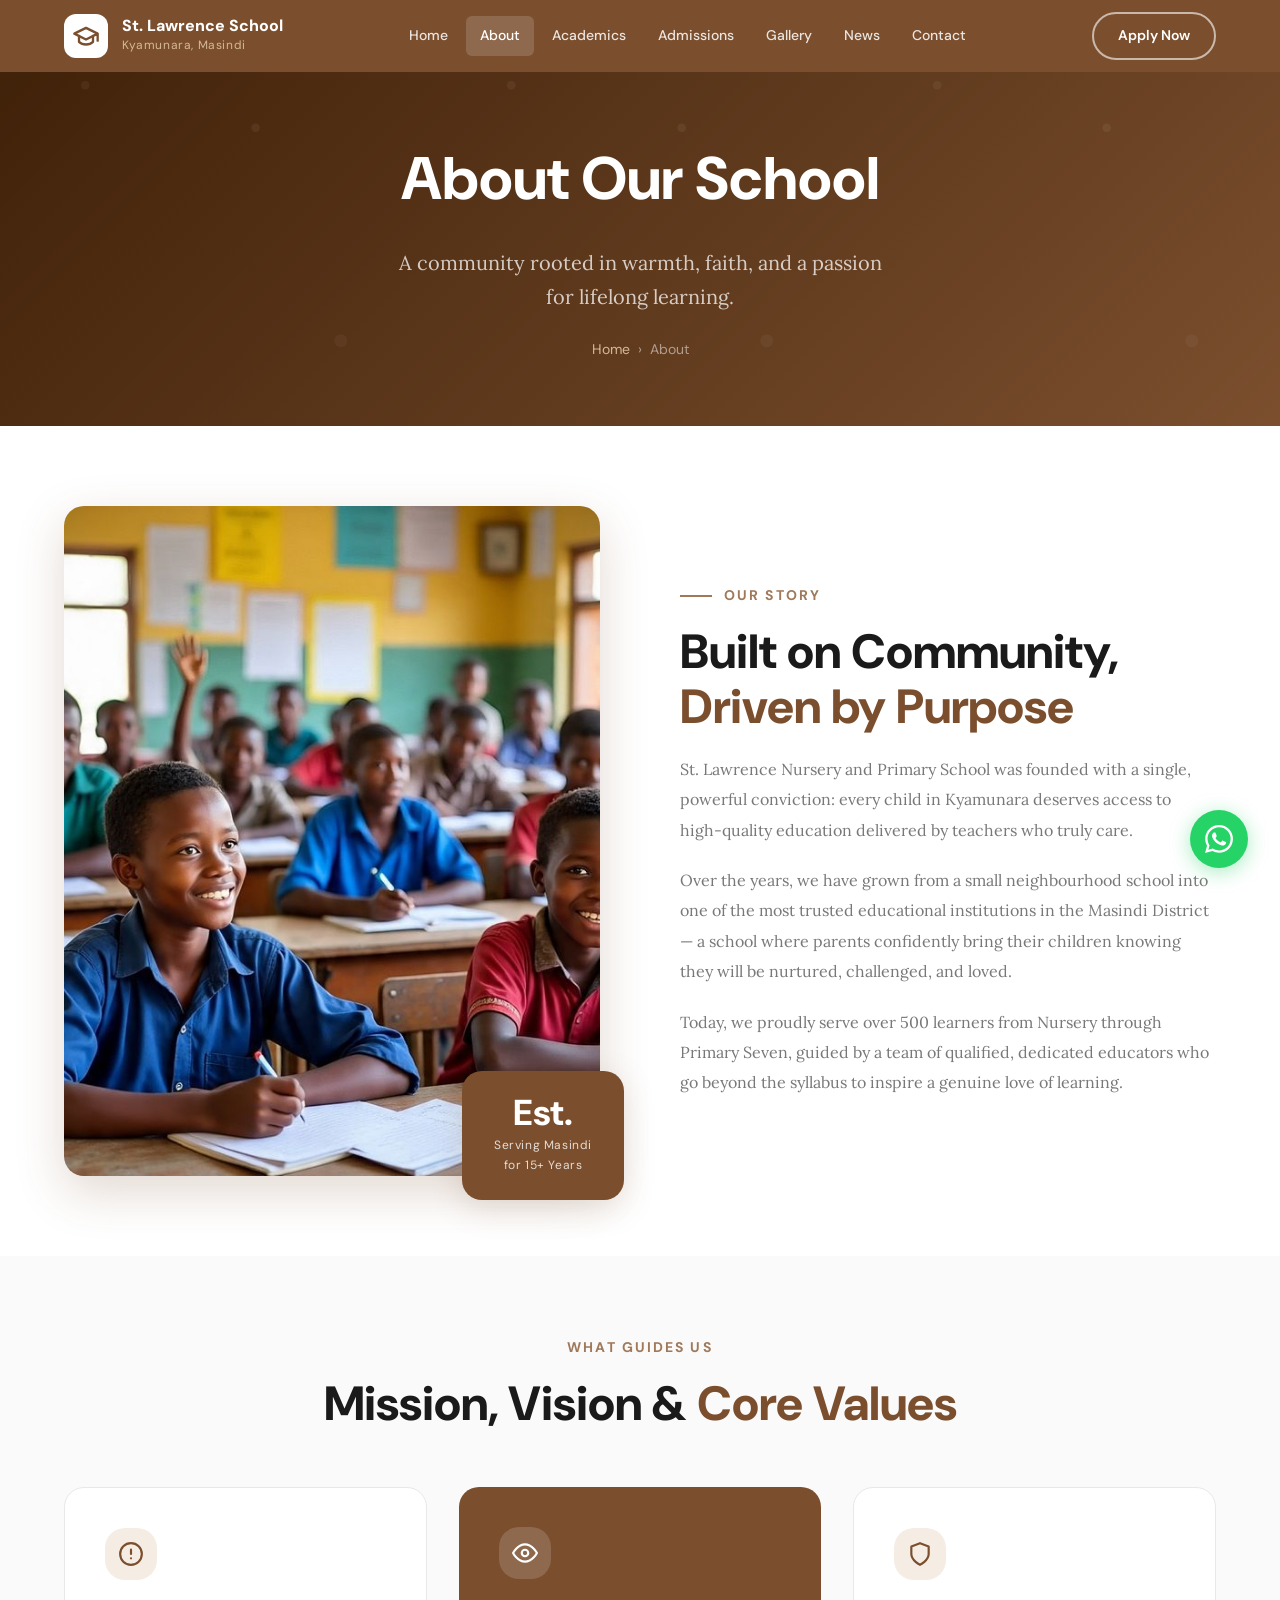
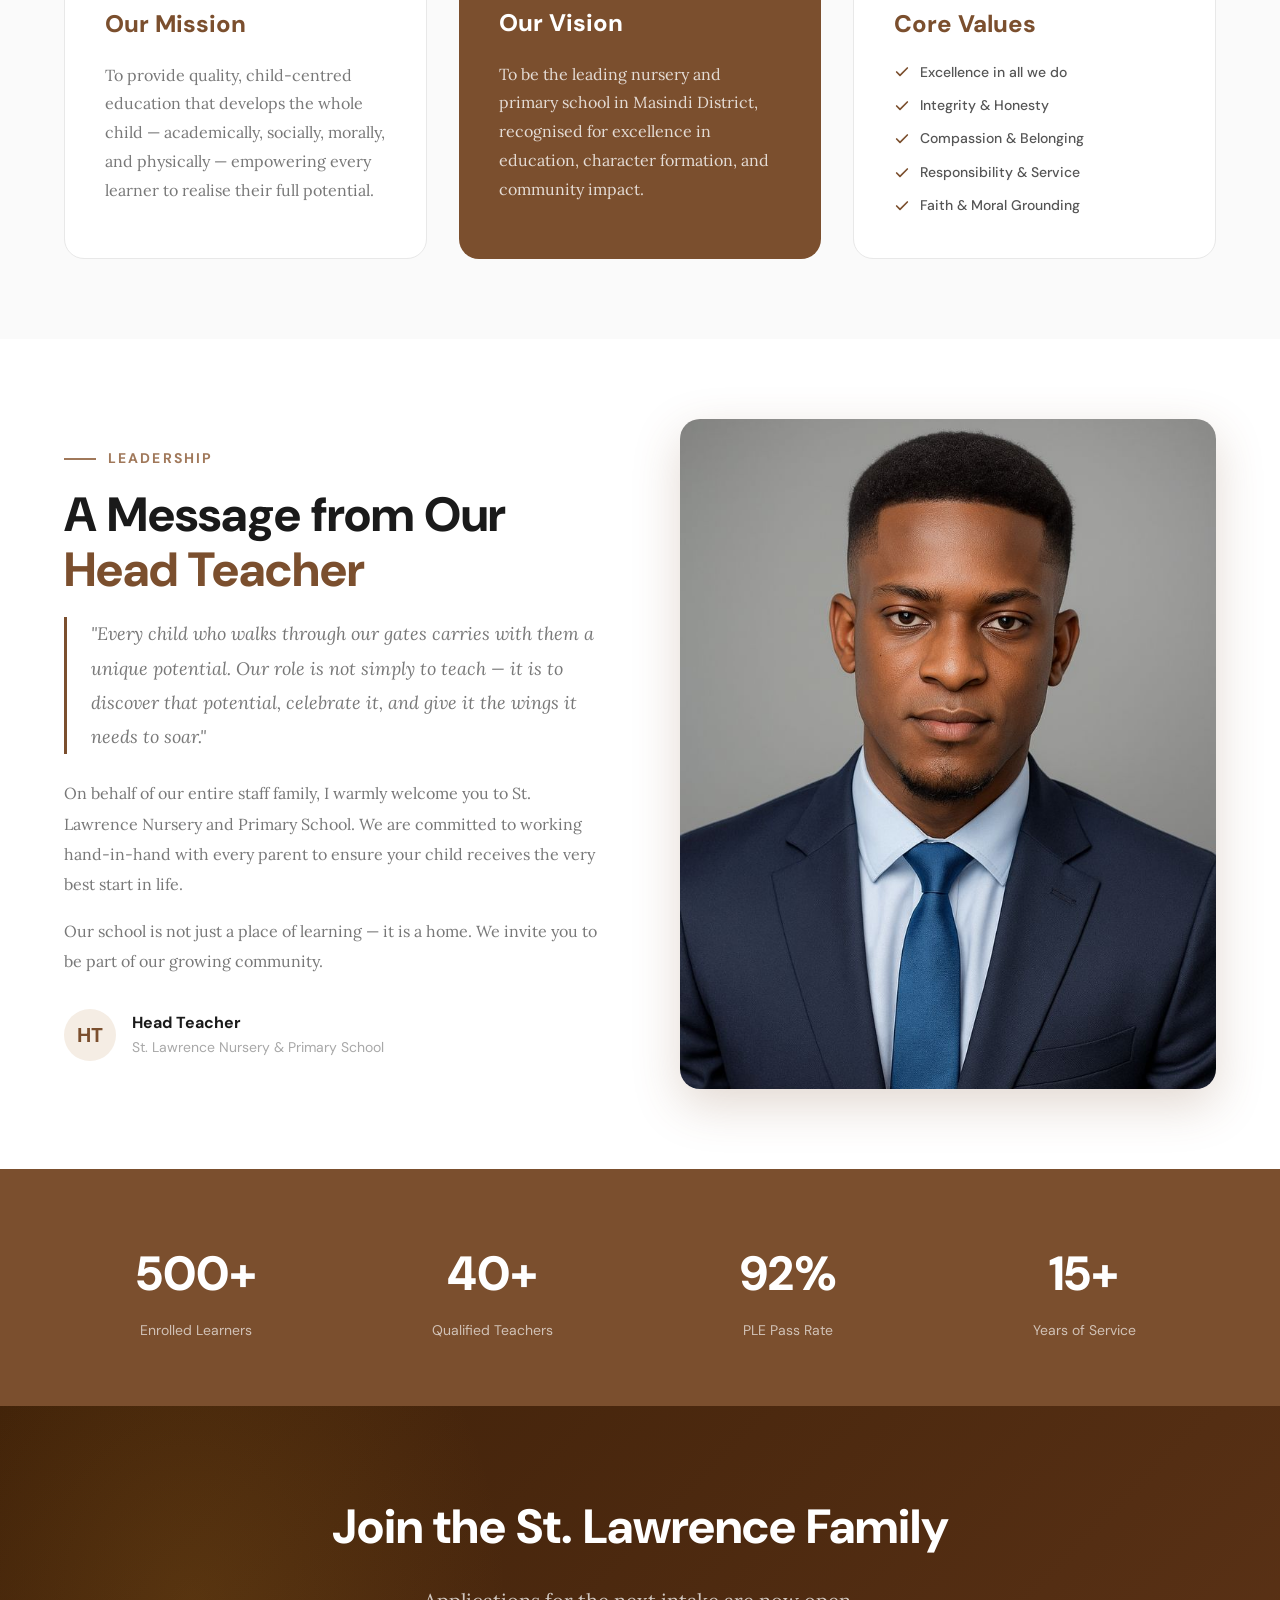
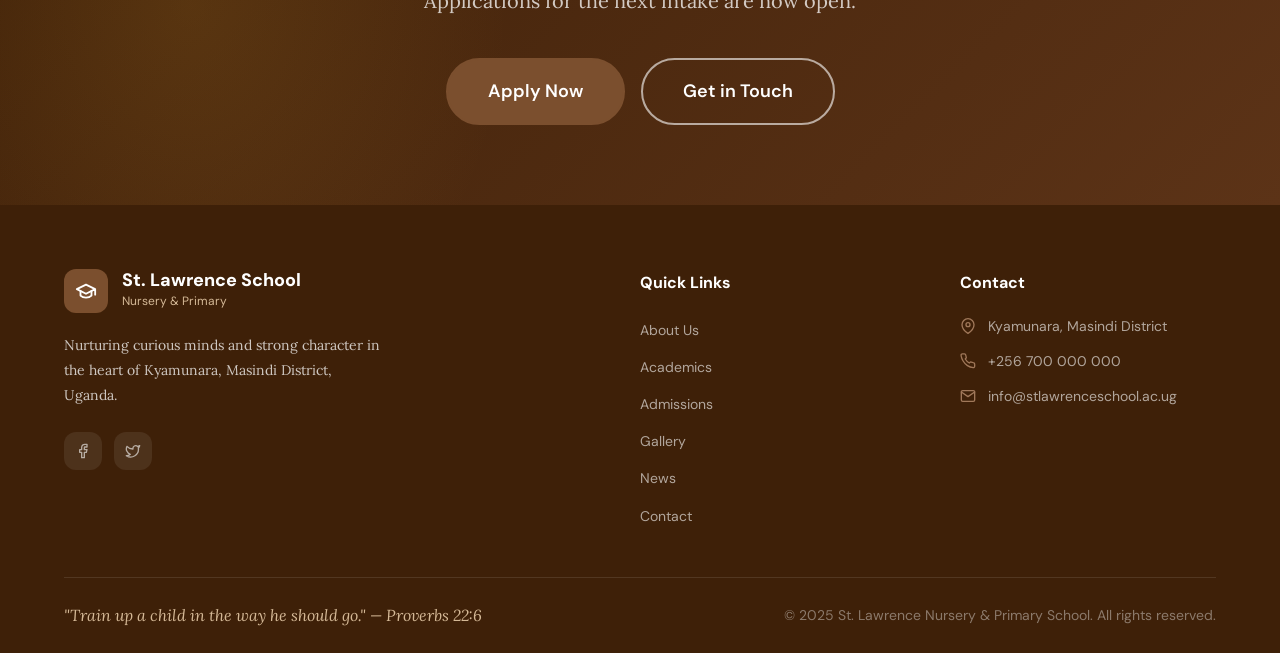
<file: new/about.html>
<!DOCTYPE html>
<html lang="en">
<head>
  <meta charset="UTF-8">
  <meta name="viewport" content="width=device-width, initial-scale=1.0">
  <meta name="description" content="Learn about St. Lawrence Nursery and Primary School — our history, mission, vision, values, and leadership.">
  <title>About Us | St. Lawrence Nursery & Primary School</title>
  <link rel="stylesheet" href="css/styles.css">
</head>
<body>

  <!-- NAVBAR -->
  <nav class="navbar" id="navbar">
    <div class="navbar-inner">
      <a href="index.html" class="navbar-brand">
        <div class="navbar-logo-icon">
          <svg xmlns="http://www.w3.org/2000/svg" width="28" height="28" viewBox="0 0 24 24" fill="none" stroke="currentColor" stroke-width="2" stroke-linecap="round" stroke-linejoin="round"><path d="M22 10v6M2 10l10-5 10 5-10 5z"/><path d="M6 12v5c3 3 9 3 12 0v-5"/></svg>
        </div>
        <div class="navbar-brand-text">
          <span class="navbar-brand-name">St. Lawrence School</span>
          <span class="navbar-brand-sub">Kyamunara, Masindi</span>
        </div>
      </a>
      <div class="navbar-links">
        <a href="index.html">Home</a>
        <a href="about.html" class="active">About</a>
        <a href="academics.html">Academics</a>
        <a href="admissions.html">Admissions</a>
        <a href="gallery.html">Gallery</a>
        <a href="blog.html">News</a>
        <a href="contact.html">Contact</a>
      </div>
      <div class="navbar-cta"><a href="admissions.html" class="btn btn-outline btn-sm">Apply Now</a></div>
      <button class="navbar-toggle" aria-label="Toggle menu"><span></span><span></span><span></span></button>
    </div>
  </nav>
  <div class="navbar-mobile">
    <a href="index.html">Home</a><a href="about.html">About</a><a href="academics.html">Academics</a>
    <a href="admissions.html">Admissions</a><a href="gallery.html">Gallery</a><a href="blog.html">News</a>
    <a href="contact.html">Contact</a><a href="admissions.html" class="btn btn-primary">Apply Now</a>
  </div>

  <!-- PAGE HERO -->
  <section class="page-hero">
    <div class="container">
      <h1 class="page-hero-title">About Our School</h1>
      <p class="page-hero-subtitle">A community rooted in warmth, faith, and a passion for lifelong learning.</p>
      <div class="breadcrumb"><a href="index.html">Home</a> <span>›</span> <span>About</span></div>
    </div>
  </section>

  <!-- OUR STORY -->
  <section class="section">
    <div class="container">
      <div class="about-preview-grid">
        <div class="about-image-block reveal">
          <div class="about-image-main">
            <img class="principal-img" src="images/class.jpg" alt="class" loading="lazy">
          </div>
          <div class="about-image-badge">
            <div class="about-image-badge-value">Est.</div>
            <div class="about-image-badge-label">Serving Masindi<br>for 15+ Years</div>
          </div>
        </div>
        <div class="reveal reveal-delay-2">
          <div class="section-label">Our Story</div>
          <h2 class="section-title">Built on Community, <span>Driven by Purpose</span></h2>
          <p style="color:var(--grey-500);line-height:1.9;margin-bottom:1.25rem;">
            St. Lawrence Nursery and Primary School was founded with a single, powerful conviction: every child in Kyamunara deserves access to high-quality education delivered by teachers who truly care.
          </p>
          <p style="color:var(--grey-500);line-height:1.9;margin-bottom:1.25rem;">
            Over the years, we have grown from a small neighbourhood school into one of the most trusted educational institutions in the Masindi District — a school where parents confidently bring their children knowing they will be nurtured, challenged, and loved.
          </p>
          <p style="color:var(--grey-500);line-height:1.9;">
            Today, we proudly serve over 500 learners from Nursery through Primary Seven, guided by a team of qualified, dedicated educators who go beyond the syllabus to inspire a genuine love of learning.
          </p>
        </div>
      </div>
    </div>
  </section>

  <!-- MISSION VISION VALUES -->
  <section class="section" style="background:var(--grey-50);">
    <div class="container">
      <div class="text-center reveal" style="margin-bottom:3.5rem;">
        <div class="section-label">What Guides Us</div>
        <h2 class="section-title">Mission, Vision & <span>Core Values</span></h2>
      </div>

      <div style="display:grid;grid-template-columns:repeat(auto-fit,minmax(280px,1fr));gap:2rem;">
        <div class="reveal reveal-delay-1" style="background:var(--white);border-radius:var(--radius-lg);padding:2.5rem;border:1px solid var(--grey-200);transition:var(--transition);" onmouseover="this.style.boxShadow='var(--shadow-md)';this.style.transform='translateY(-4px)'" onmouseout="this.style.boxShadow='';this.style.transform=''">
          <div style="width:52px;height:52px;background:var(--brown-tint);border-radius:var(--radius-lg);display:flex;align-items:center;justify-content:center;color:var(--brown-primary);margin-bottom:1.5rem;">
            <svg xmlns="http://www.w3.org/2000/svg" width="26" height="26" viewBox="0 0 24 24" fill="none" stroke="currentColor" stroke-width="2" stroke-linecap="round" stroke-linejoin="round"><circle cx="12" cy="12" r="10"/><line x1="12" y1="8" x2="12" y2="12"/><line x1="12" y1="16" x2="12.01" y2="16"/></svg>
          </div>
          <h3 style="font-family:var(--font-heading);font-size:var(--text-2xl);font-weight:800;color:var(--brown-primary);margin-bottom:1rem;">Our Mission</h3>
          <p style="color:var(--grey-500);line-height:1.8;">To provide quality, child-centred education that develops the whole child — academically, socially, morally, and physically — empowering every learner to realise their full potential.</p>
        </div>

        <div class="reveal reveal-delay-2" style="background:var(--brown-primary);border-radius:var(--radius-lg);padding:2.5rem;">
          <div style="width:52px;height:52px;background:rgba(255,255,255,0.15);border-radius:var(--radius-lg);display:flex;align-items:center;justify-content:center;color:var(--white);margin-bottom:1.5rem;">
            <svg xmlns="http://www.w3.org/2000/svg" width="26" height="26" viewBox="0 0 24 24" fill="none" stroke="currentColor" stroke-width="2" stroke-linecap="round" stroke-linejoin="round"><path d="M1 12s4-8 11-8 11 8 11 8-4 8-11 8-11-8-11-8z"/><circle cx="12" cy="12" r="3"/></svg>
          </div>
          <h3 style="font-family:var(--font-heading);font-size:var(--text-2xl);font-weight:800;color:var(--white);margin-bottom:1rem;">Our Vision</h3>
          <p style="color:rgba(255,255,255,0.8);line-height:1.8;">To be the leading nursery and primary school in Masindi District, recognised for excellence in education, character formation, and community impact.</p>
        </div>

        <div class="reveal reveal-delay-3" style="background:var(--white);border-radius:var(--radius-lg);padding:2.5rem;border:1px solid var(--grey-200);transition:var(--transition);" onmouseover="this.style.boxShadow='var(--shadow-md)';this.style.transform='translateY(-4px)'" onmouseout="this.style.boxShadow='';this.style.transform=''">
          <div style="width:52px;height:52px;background:var(--brown-tint);border-radius:var(--radius-lg);display:flex;align-items:center;justify-content:center;color:var(--brown-primary);margin-bottom:1.5rem;">
            <svg xmlns="http://www.w3.org/2000/svg" width="26" height="26" viewBox="0 0 24 24" fill="none" stroke="currentColor" stroke-width="2" stroke-linecap="round" stroke-linejoin="round"><path d="M12 22s8-4 8-10V5l-8-3-8 3v7c0 6 8 10 8 10z"/></svg>
          </div>
          <h3 style="font-family:var(--font-heading);font-size:var(--text-2xl);font-weight:800;color:var(--brown-primary);margin-bottom:1rem;">Core Values</h3>
          <ul style="display:flex;flex-direction:column;gap:0.6rem;">
            <li style="display:flex;align-items:center;gap:0.6rem;font-family:var(--font-heading);font-size:var(--text-sm);font-weight:500;color:var(--grey-600);">
              <svg xmlns="http://www.w3.org/2000/svg" width="16" height="16" viewBox="0 0 24 24" fill="none" stroke="var(--brown-primary)" stroke-width="2.5" stroke-linecap="round" stroke-linejoin="round"><polyline points="20 6 9 17 4 12"/></svg> Excellence in all we do
            </li>
            <li style="display:flex;align-items:center;gap:0.6rem;font-family:var(--font-heading);font-size:var(--text-sm);font-weight:500;color:var(--grey-600);">
              <svg xmlns="http://www.w3.org/2000/svg" width="16" height="16" viewBox="0 0 24 24" fill="none" stroke="var(--brown-primary)" stroke-width="2.5" stroke-linecap="round" stroke-linejoin="round"><polyline points="20 6 9 17 4 12"/></svg> Integrity & Honesty
            </li>
            <li style="display:flex;align-items:center;gap:0.6rem;font-family:var(--font-heading);font-size:var(--text-sm);font-weight:500;color:var(--grey-600);">
              <svg xmlns="http://www.w3.org/2000/svg" width="16" height="16" viewBox="0 0 24 24" fill="none" stroke="var(--brown-primary)" stroke-width="2.5" stroke-linecap="round" stroke-linejoin="round"><polyline points="20 6 9 17 4 12"/></svg> Compassion & Belonging
            </li>
            <li style="display:flex;align-items:center;gap:0.6rem;font-family:var(--font-heading);font-size:var(--text-sm);font-weight:500;color:var(--grey-600);">
              <svg xmlns="http://www.w3.org/2000/svg" width="16" height="16" viewBox="0 0 24 24" fill="none" stroke="var(--brown-primary)" stroke-width="2.5" stroke-linecap="round" stroke-linejoin="round"><polyline points="20 6 9 17 4 12"/></svg> Responsibility & Service
            </li>
            <li style="display:flex;align-items:center;gap:0.6rem;font-family:var(--font-heading);font-size:var(--text-sm);font-weight:500;color:var(--grey-600);">
              <svg xmlns="http://www.w3.org/2000/svg" width="16" height="16" viewBox="0 0 24 24" fill="none" stroke="var(--brown-primary)" stroke-width="2.5" stroke-linecap="round" stroke-linejoin="round"><polyline points="20 6 9 17 4 12"/></svg> Faith & Moral Grounding
            </li>
          </ul>
        </div>
      </div>
    </div>
  </section>

  <!-- HEAD TEACHER MESSAGE -->
  <section class="section">
    <div class="container">
      <div style="display:grid;grid-template-columns:1fr 1fr;gap:5rem;align-items:center;" class="about-preview-grid">
        <div class="reveal reveal-delay-2">
          <div class="section-label">Leadership</div>
          <h2 class="section-title">A Message from Our <span>Head Teacher</span></h2>
          <p style="color:var(--grey-500);line-height:1.9;font-style:italic;font-size:var(--text-lg);border-left:3px solid var(--brown-primary);padding-left:1.5rem;margin-bottom:1.5rem;">
            "Every child who walks through our gates carries with them a unique potential. Our role is not simply to teach — it is to discover that potential, celebrate it, and give it the wings it needs to soar."
          </p>
          <p style="color:var(--grey-500);line-height:1.9;margin-bottom:1rem;">
            On behalf of our entire staff family, I warmly welcome you to St. Lawrence Nursery and Primary School. We are committed to working hand-in-hand with every parent to ensure your child receives the very best start in life.
          </p>
          <p style="color:var(--grey-500);line-height:1.9;">
            Our school is not just a place of learning — it is a home. We invite you to be part of our growing community.
          </p>
          <div style="margin-top:2rem;display:flex;align-items:center;gap:1rem;">
            <div style="width:52px;height:52px;border-radius:var(--radius-full);background:var(--brown-tint);display:flex;align-items:center;justify-content:center;font-family:var(--font-heading);font-size:var(--text-xl);font-weight:800;color:var(--brown-primary);">HT</div>
            <div>
              <div style="font-family:var(--font-heading);font-weight:700;color:var(--grey-800);">Head Teacher</div>
              <div style="font-size:var(--text-sm);color:var(--grey-400);font-family:var(--font-heading);">St. Lawrence Nursery & Primary School</div>
            </div>
          </div>
        </div>
        <div class="about-image-block reveal">
          <div class="about-image-main">
                <img class="principal-img" src="images/principal-portrait.jpg" alt="School Principal" loading="lazy">

          </div>
        </div>
      </div>
    </div>
  </section>

  <!-- STATS STRIP -->
  <section style="background:var(--brown-primary);padding:4rem 0;">
    <div class="container">
      <div style="display:grid;grid-template-columns:repeat(4,1fr);gap:2rem;text-align:center;">
        <div class="reveal reveal-delay-1">
          <div style="font-family:var(--font-heading);font-size:var(--text-5xl);font-weight:800;color:var(--white);">500+</div>
          <div style="font-family:var(--font-heading);font-size:var(--text-sm);color:rgba(255,255,255,0.65);margin-top:0.25rem;">Enrolled Learners</div>
        </div>
        <div class="reveal reveal-delay-2">
          <div style="font-family:var(--font-heading);font-size:var(--text-5xl);font-weight:800;color:var(--white);">40+</div>
          <div style="font-family:var(--font-heading);font-size:var(--text-sm);color:rgba(255,255,255,0.65);margin-top:0.25rem;">Qualified Teachers</div>
        </div>
        <div class="reveal reveal-delay-3">
          <div style="font-family:var(--font-heading);font-size:var(--text-5xl);font-weight:800;color:var(--white);">92%</div>
          <div style="font-family:var(--font-heading);font-size:var(--text-sm);color:rgba(255,255,255,0.65);margin-top:0.25rem;">PLE Pass Rate</div>
        </div>
        <div class="reveal reveal-delay-4">
          <div style="font-family:var(--font-heading);font-size:var(--text-5xl);font-weight:800;color:var(--white);">15+</div>
          <div style="font-family:var(--font-heading);font-size:var(--text-sm);color:rgba(255,255,255,0.65);margin-top:0.25rem;">Years of Service</div>
        </div>
      </div>
    </div>
  </section>

  <!-- CTA -->
  <section class="cta-banner">
    <div class="container">
      <h2 class="cta-banner-title">Join the St. Lawrence Family</h2>
      <p class="cta-banner-subtitle">Applications for the next intake are now open.</p>
      <div class="cta-banner-actions">
        <a href="admissions.html" class="btn btn-primary btn-lg">Apply Now</a>
        <a href="contact.html" class="btn btn-outline btn-lg">Get in Touch</a>
      </div>
    </div>
  </section>

  <!-- FOOTER -->
  <footer class="footer">
    <div class="container">
      <div class="footer-grid">
        <div>
          <div class="footer-brand">
            <div class="footer-logo-icon"><svg xmlns="http://www.w3.org/2000/svg" width="22" height="22" viewBox="0 0 24 24" fill="none" stroke="currentColor" stroke-width="2" stroke-linecap="round" stroke-linejoin="round"><path d="M22 10v6M2 10l10-5 10 5-10 5z"/><path d="M6 12v5c3 3 9 3 12 0v-5"/></svg></div>
            <div><div class="footer-brand-name">St. Lawrence School</div><div class="footer-brand-sub">Nursery & Primary</div></div>
          </div>
          <p class="footer-tagline">Nurturing curious minds and strong character in the heart of Kyamunara, Masindi District, Uganda.</p>
          <div class="footer-social">
            <a href="#" class="footer-social-link"><svg xmlns="http://www.w3.org/2000/svg" width="16" height="16" viewBox="0 0 24 24" fill="none" stroke="currentColor" stroke-width="2" stroke-linecap="round" stroke-linejoin="round"><path d="M18 2h-3a5 5 0 0 0-5 5v3H7v4h3v8h4v-8h3l1-4h-4V7a1 1 0 0 1 1-1h3z"/></svg></a>
            <a href="#" class="footer-social-link"><svg xmlns="http://www.w3.org/2000/svg" width="16" height="16" viewBox="0 0 24 24" fill="none" stroke="currentColor" stroke-width="2" stroke-linecap="round" stroke-linejoin="round"><path d="M22 4s-.7 2.1-2 3.4c1.6 10-9.4 17.3-18 11.6 2.2.1 4.4-.6 6-2C3 15.5.5 9.6 3 5c2.2 2.6 5.6 4.1 9 4-.9-4.2 4-6.6 7-3.8 1.1 0 3-1.2 3-1.2z"/></svg></a>
          </div>
        </div>
        <div>
          <div class="footer-col-title">Quick Links</div>
          <ul class="footer-links">
            <li><a href="about.html">About Us</a></li><li><a href="academics.html">Academics</a></li>
            <li><a href="admissions.html">Admissions</a></li><li><a href="gallery.html">Gallery</a></li>
            <li><a href="blog.html">News</a></li><li><a href="contact.html">Contact</a></li>
          </ul>
        </div>
        <div>
          <div class="footer-col-title">Contact</div>
          <div class="footer-contact-item"><svg xmlns="http://www.w3.org/2000/svg" width="16" height="16" viewBox="0 0 24 24" fill="none" stroke="currentColor" stroke-width="2" stroke-linecap="round" stroke-linejoin="round"><path d="M21 10c0 7-9 13-9 13s-9-6-9-13a9 9 0 0 1 18 0z"/><circle cx="12" cy="10" r="3"/></svg><span>Kyamunara, Masindi District</span></div>
          <div class="footer-contact-item"><svg xmlns="http://www.w3.org/2000/svg" width="16" height="16" viewBox="0 0 24 24" fill="none" stroke="currentColor" stroke-width="2" stroke-linecap="round" stroke-linejoin="round"><path d="M22 16.92v3a2 2 0 0 1-2.18 2 19.79 19.79 0 0 1-8.63-3.07A19.5 19.5 0 0 1 4.69 12 19.79 19.79 0 0 1 1.61 3.44A2 2 0 0 1 3.6 1.27h3a2 2 0 0 1 2 1.72c.127.96.361 1.903.7 2.81a2 2 0 0 1-.45 2.11L7.91 8.96a16 16 0 0 0 6 6l.92-.88a2 2 0 0 1 2.11-.45c.907.339 1.85.573 2.81.7A2 2 0 0 1 21.73 16.92z"/></svg><span>+256 700 000 000</span></div>
          <div class="footer-contact-item"><svg xmlns="http://www.w3.org/2000/svg" width="16" height="16" viewBox="0 0 24 24" fill="none" stroke="currentColor" stroke-width="2" stroke-linecap="round" stroke-linejoin="round"><path d="M4 4h16c1.1 0 2 .9 2 2v12c0 1.1-.9 2-2 2H4c-1.1 0-2-.9-2-2V6c0-1.1.9-2 2-2z"/><polyline points="22,6 12,13 2,6"/></svg><span>info@stlawrenceschool.ac.ug</span></div>
        </div>
      </div>
      <div class="footer-bottom">
        <div class="footer-motto">"Train up a child in the way he should go." — Proverbs 22:6</div>
        <div class="footer-copyright">© 2025 St. Lawrence Nursery & Primary School. All rights reserved.</div>
      </div>
    </div>
  </footer>

  <div class="whatsapp-float">
    <div class="whatsapp-tooltip">Chat with us</div>
    <a href="https://wa.me/256700000000" class="whatsapp-btn" target="_blank" rel="noopener">
      <svg xmlns="http://www.w3.org/2000/svg" width="28" height="28" viewBox="0 0 24 24" fill="currentColor"><path d="M17.472 14.382c-.297-.149-1.758-.867-2.03-.967-.273-.099-.471-.148-.67.15-.197.297-.767.966-.94 1.164-.173.199-.347.223-.644.075-.297-.15-1.255-.463-2.39-1.475-.883-.788-1.48-1.761-1.653-2.059-.173-.297-.018-.458.13-.606.134-.133.298-.347.446-.52.149-.174.198-.298.298-.497.099-.198.05-.371-.025-.52-.075-.149-.669-1.612-.916-2.207-.242-.579-.487-.5-.669-.51-.173-.008-.371-.01-.57-.01-.198 0-.52.074-.792.372-.272.297-1.04 1.016-1.04 2.479 0 1.462 1.065 2.875 1.213 3.074.149.198 2.096 3.2 5.077 4.487.709.306 1.262.489 1.694.625.712.227 1.36.195 1.871.118.571-.085 1.758-.719 2.006-1.413.248-.694.248-1.289.173-1.413-.074-.124-.272-.198-.57-.347m-5.421 7.403h-.004a9.87 9.87 0 01-5.031-1.378l-.361-.214-3.741.982.998-3.648-.235-.374a9.86 9.86 0 01-1.51-5.26c.001-5.45 4.436-9.884 9.888-9.884 2.64 0 5.122 1.03 6.988 2.898a9.825 9.825 0 012.893 6.994c-.003 5.45-4.437 9.884-9.885 9.884m8.413-18.297A11.815 11.815 0 0012.05 0C5.495 0 .16 5.335.157 11.892c0 2.096.547 4.142 1.588 5.945L.057 24l6.305-1.654a11.882 11.882 0 005.683 1.448h.005c6.554 0 11.89-5.335 11.893-11.893a11.821 11.821 0 00-3.48-8.413z"/></svg>
    </a>
  </div>

  <script src="js/main.js"></script>
</body>
</html>
</file>
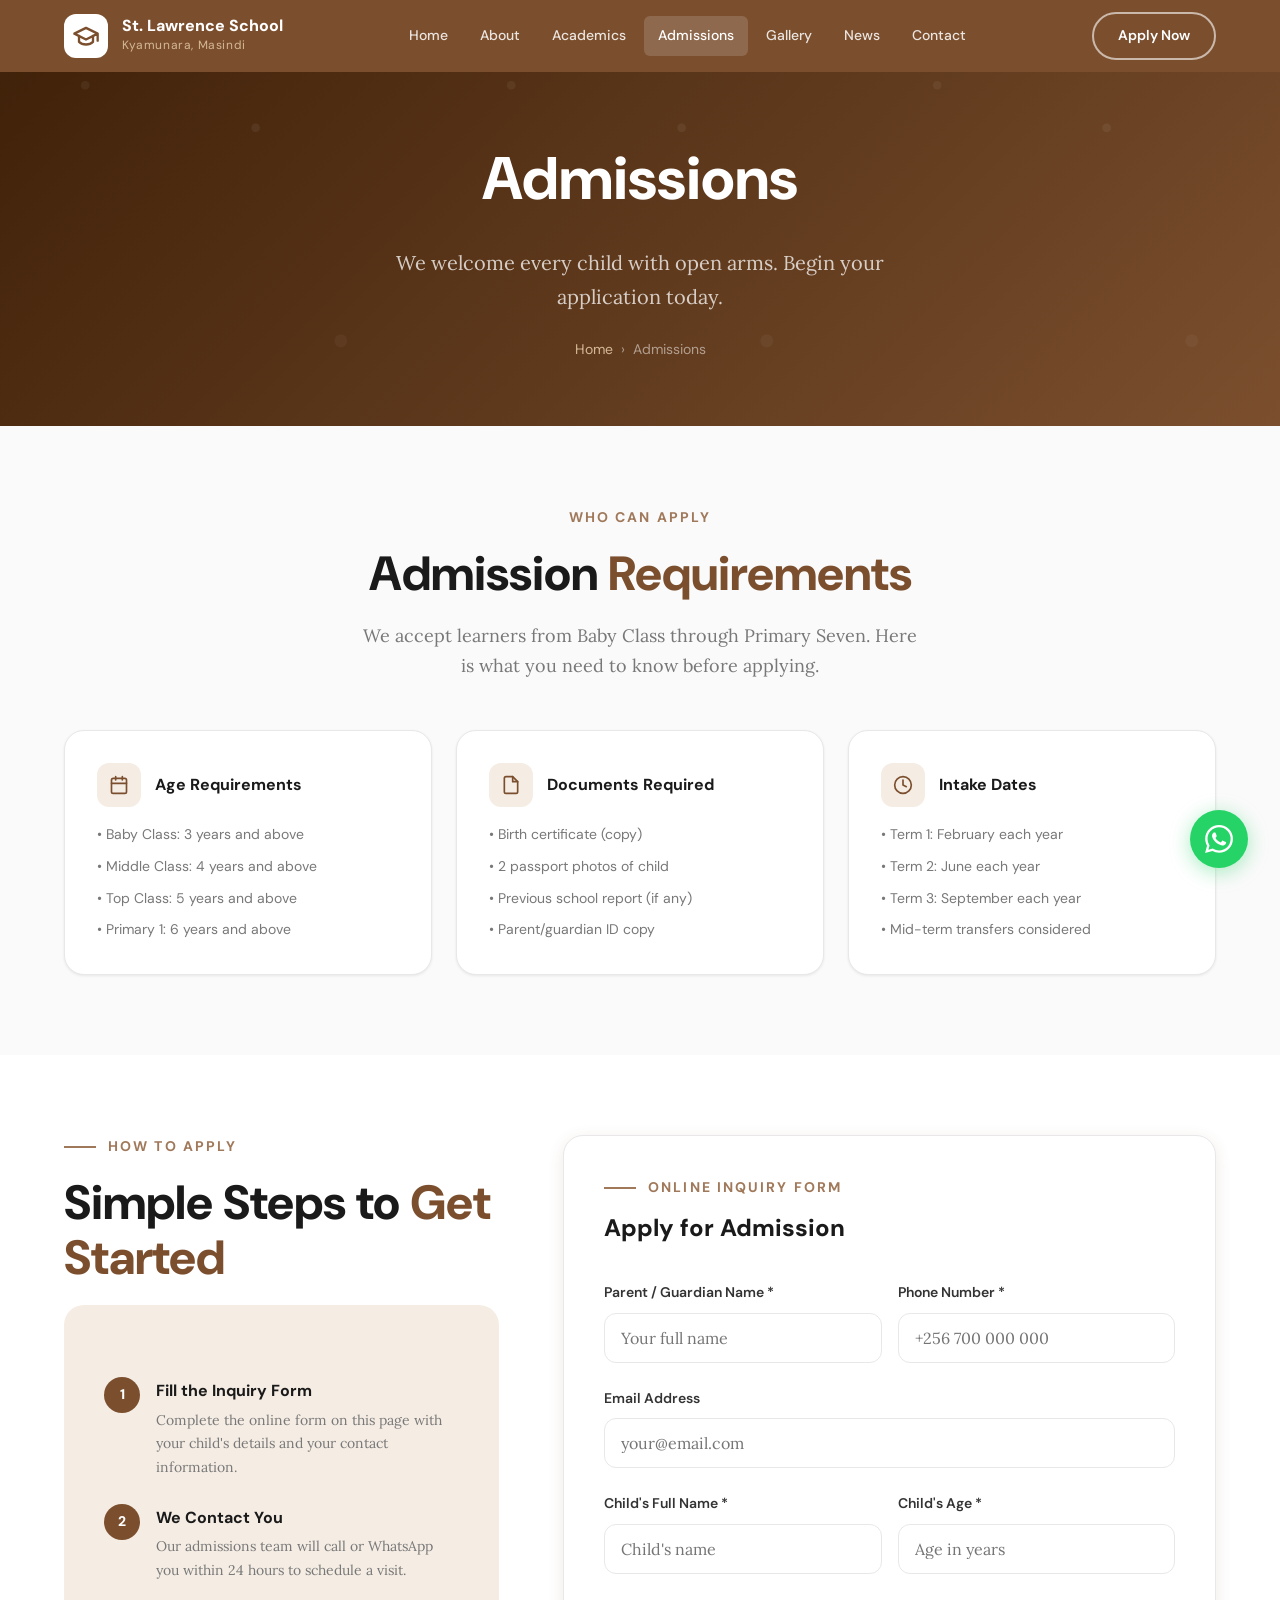
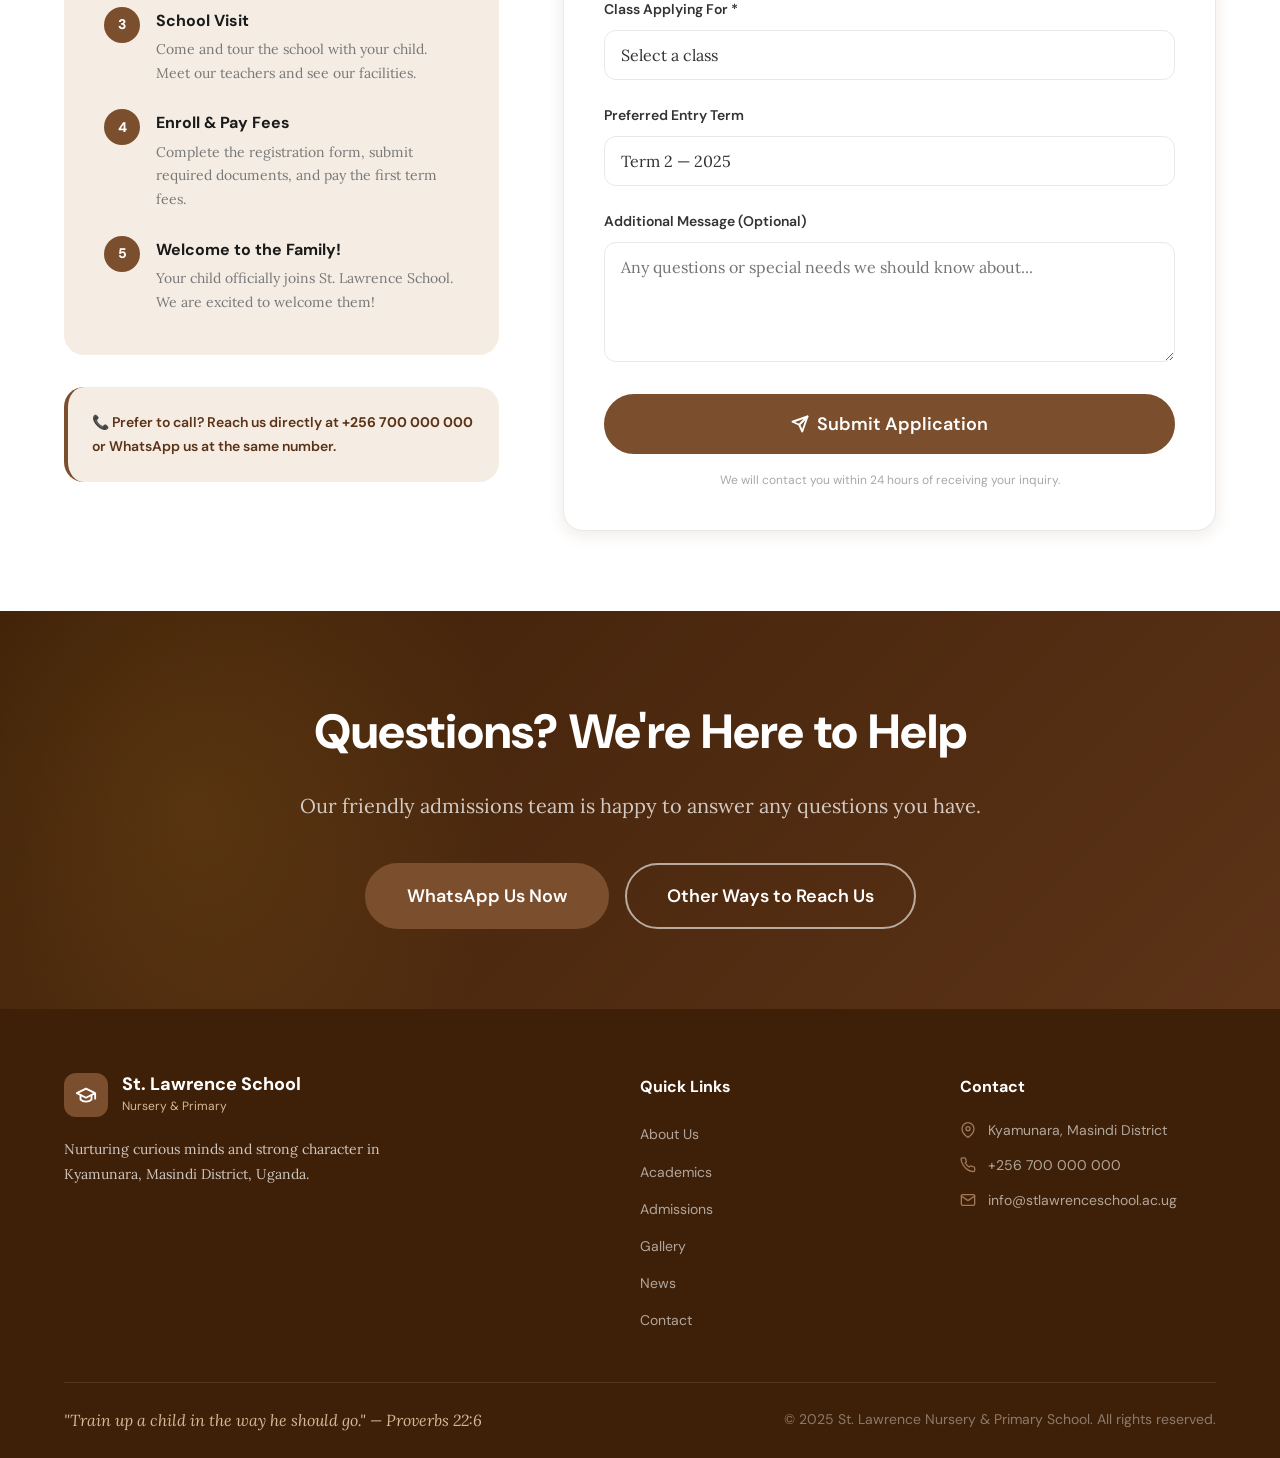
<file: new/admissions.html>
<!DOCTYPE html>
<html lang="en">
<head>
  <meta charset="UTF-8">
  <meta name="viewport" content="width=device-width, initial-scale=1.0">
  <meta name="description" content="Apply for admission to St. Lawrence Nursery and Primary School. Fill in our online inquiry form and our team will get back to you.">
  <title>Admissions | St. Lawrence Nursery & Primary School</title>
  <link rel="stylesheet" href="css/styles.css">
</head>
<body>

  <!-- NAVBAR -->
  <nav class="navbar" id="navbar">
    <div class="navbar-inner">
      <a href="index.html" class="navbar-brand">
        <div class="navbar-logo-icon">
          <svg xmlns="http://www.w3.org/2000/svg" width="28" height="28" viewBox="0 0 24 24" fill="none" stroke="currentColor" stroke-width="2" stroke-linecap="round" stroke-linejoin="round"><path d="M22 10v6M2 10l10-5 10 5-10 5z"/><path d="M6 12v5c3 3 9 3 12 0v-5"/></svg>
        </div>
        <div class="navbar-brand-text">
          <span class="navbar-brand-name">St. Lawrence School</span>
          <span class="navbar-brand-sub">Kyamunara, Masindi</span>
        </div>
      </a>
      <div class="navbar-links">
        <a href="index.html">Home</a><a href="about.html">About</a><a href="academics.html">Academics</a>
        <a href="admissions.html" class="active">Admissions</a>
        <a href="gallery.html">Gallery</a><a href="blog.html">News</a><a href="contact.html">Contact</a>
      </div>
      <div class="navbar-cta"><a href="admissions.html" class="btn btn-outline btn-sm">Apply Now</a></div>
      <button class="navbar-toggle" aria-label="Toggle menu"><span></span><span></span><span></span></button>
    </div>
  </nav>
  <div class="navbar-mobile">
    <a href="index.html">Home</a><a href="about.html">About</a><a href="academics.html">Academics</a>
    <a href="admissions.html">Admissions</a><a href="gallery.html">Gallery</a><a href="blog.html">News</a>
    <a href="contact.html">Contact</a><a href="admissions.html" class="btn btn-primary">Apply Now</a>
  </div>

  <!-- PAGE HERO -->
  <section class="page-hero">
    <div class="container">
      <h1 class="page-hero-title">Admissions</h1>
      <p class="page-hero-subtitle">We welcome every child with open arms. Begin your application today.</p>
      <div class="breadcrumb"><a href="index.html">Home</a> <span>›</span> <span>Admissions</span></div>
    </div>
  </section>

  <!-- REQUIREMENTS -->
  <section class="section" style="background:var(--grey-50);">
    <div class="container">
      <div class="text-center reveal" style="margin-bottom:3rem;">
        <div class="section-label">Who Can Apply</div>
        <h2 class="section-title">Admission <span>Requirements</span></h2>
        <p class="section-subtitle">We accept learners from Baby Class through Primary Seven. Here is what you need to know before applying.</p>
      </div>

      <div style="display:grid;grid-template-columns:repeat(auto-fit,minmax(260px,1fr));gap:1.5rem;">
        <div class="progress-card reveal reveal-delay-1">
          <div style="display:flex;align-items:center;gap:0.875rem;margin-bottom:1rem;">
            <div style="width:44px;height:44px;background:var(--brown-tint);border-radius:var(--radius-md);display:flex;align-items:center;justify-content:center;color:var(--brown-primary);">
              <svg xmlns="http://www.w3.org/2000/svg" width="20" height="20" viewBox="0 0 24 24" fill="none" stroke="currentColor" stroke-width="2" stroke-linecap="round" stroke-linejoin="round"><rect x="3" y="4" width="18" height="18" rx="2" ry="2"/><line x1="16" y1="2" x2="16" y2="6"/><line x1="8" y1="2" x2="8" y2="6"/><line x1="3" y1="10" x2="21" y2="10"/></svg>
            </div>
            <h4 style="font-family:var(--font-heading);font-weight:700;color:var(--grey-800);">Age Requirements</h4>
          </div>
          <ul style="display:flex;flex-direction:column;gap:0.5rem;">
            <li style="font-size:var(--text-sm);color:var(--grey-500);font-family:var(--font-heading);">• Baby Class: 3 years and above</li>
            <li style="font-size:var(--text-sm);color:var(--grey-500);font-family:var(--font-heading);">• Middle Class: 4 years and above</li>
            <li style="font-size:var(--text-sm);color:var(--grey-500);font-family:var(--font-heading);">• Top Class: 5 years and above</li>
            <li style="font-size:var(--text-sm);color:var(--grey-500);font-family:var(--font-heading);">• Primary 1: 6 years and above</li>
          </ul>
        </div>

        <div class="progress-card reveal reveal-delay-2">
          <div style="display:flex;align-items:center;gap:0.875rem;margin-bottom:1rem;">
            <div style="width:44px;height:44px;background:var(--brown-tint);border-radius:var(--radius-md);display:flex;align-items:center;justify-content:center;color:var(--brown-primary);">
              <svg xmlns="http://www.w3.org/2000/svg" width="20" height="20" viewBox="0 0 24 24" fill="none" stroke="currentColor" stroke-width="2" stroke-linecap="round" stroke-linejoin="round"><path d="M14 2H6a2 2 0 0 0-2 2v16a2 2 0 0 0 2 2h12a2 2 0 0 0 2-2V8z"/><polyline points="14 2 14 8 20 8"/></svg>
            </div>
            <h4 style="font-family:var(--font-heading);font-weight:700;color:var(--grey-800);">Documents Required</h4>
          </div>
          <ul style="display:flex;flex-direction:column;gap:0.5rem;">
            <li style="font-size:var(--text-sm);color:var(--grey-500);font-family:var(--font-heading);">• Birth certificate (copy)</li>
            <li style="font-size:var(--text-sm);color:var(--grey-500);font-family:var(--font-heading);">• 2 passport photos of child</li>
            <li style="font-size:var(--text-sm);color:var(--grey-500);font-family:var(--font-heading);">• Previous school report (if any)</li>
            <li style="font-size:var(--text-sm);color:var(--grey-500);font-family:var(--font-heading);">• Parent/guardian ID copy</li>
          </ul>
        </div>

        <div class="progress-card reveal reveal-delay-3">
          <div style="display:flex;align-items:center;gap:0.875rem;margin-bottom:1rem;">
            <div style="width:44px;height:44px;background:var(--brown-tint);border-radius:var(--radius-md);display:flex;align-items:center;justify-content:center;color:var(--brown-primary);">
              <svg xmlns="http://www.w3.org/2000/svg" width="20" height="20" viewBox="0 0 24 24" fill="none" stroke="currentColor" stroke-width="2" stroke-linecap="round" stroke-linejoin="round"><circle cx="12" cy="12" r="10"/><polyline points="12 6 12 12 16 14"/></svg>
            </div>
            <h4 style="font-family:var(--font-heading);font-weight:700;color:var(--grey-800);">Intake Dates</h4>
          </div>
          <ul style="display:flex;flex-direction:column;gap:0.5rem;">
            <li style="font-size:var(--text-sm);color:var(--grey-500);font-family:var(--font-heading);">• Term 1: February each year</li>
            <li style="font-size:var(--text-sm);color:var(--grey-500);font-family:var(--font-heading);">• Term 2: June each year</li>
            <li style="font-size:var(--text-sm);color:var(--grey-500);font-family:var(--font-heading);">• Term 3: September each year</li>
            <li style="font-size:var(--text-sm);color:var(--grey-500);font-family:var(--font-heading);">• Mid-term transfers considered</li>
          </ul>
        </div>
      </div>
    </div>
  </section>

  <!-- FORM + STEPS -->
  <section class="section admissions-section">
    <div class="container">
      <div class="admissions-grid">

        <!-- Steps -->
        <div>
          <div class="section-label reveal">How to Apply</div>
          <h2 class="section-title reveal">Simple Steps to <span>Get Started</span></h2>

          <div class="admission-info-card reveal reveal-delay-1">
            <div class="admission-steps">
              <div class="admission-step">
                <div class="step-number">1</div>
                <div class="step-text">
                  <strong>Fill the Inquiry Form</strong>
                  <p>Complete the online form on this page with your child's details and your contact information.</p>
                </div>
              </div>
              <div class="admission-step">
                <div class="step-number">2</div>
                <div class="step-text">
                  <strong>We Contact You</strong>
                  <p>Our admissions team will call or WhatsApp you within 24 hours to schedule a visit.</p>
                </div>
              </div>
              <div class="admission-step">
                <div class="step-number">3</div>
                <div class="step-text">
                  <strong>School Visit</strong>
                  <p>Come and tour the school with your child. Meet our teachers and see our facilities.</p>
                </div>
              </div>
              <div class="admission-step">
                <div class="step-number">4</div>
                <div class="step-text">
                  <strong>Enroll & Pay Fees</strong>
                  <p>Complete the registration form, submit required documents, and pay the first term fees.</p>
                </div>
              </div>
              <div class="admission-step">
                <div class="step-number">5</div>
                <div class="step-text">
                  <strong>Welcome to the Family!</strong>
                  <p>Your child officially joins St. Lawrence School. We are excited to welcome them!</p>
                </div>
              </div>
            </div>
          </div>

          <div style="margin-top:2rem;padding:1.5rem;background:var(--brown-tint);border-radius:var(--radius-lg);border-left:4px solid var(--brown-primary);" class="reveal">
            <p style="font-family:var(--font-heading);font-weight:600;color:var(--brown-dark);font-size:var(--text-sm);">
              📞 Prefer to call? Reach us directly at <strong>+256 700 000 000</strong> or WhatsApp us at the same number.
            </p>
          </div>
        </div>

        <!-- Form -->
        <div class="reveal reveal-delay-2">
          <div class="form-card">
            <div class="section-label" style="margin-bottom:0.5rem;">Online Inquiry Form</div>
            <h3 style="font-family:var(--font-heading);font-size:var(--text-2xl);font-weight:800;color:var(--grey-800);margin-bottom:2rem;">Apply for Admission</h3>

            <form id="admissionForm" novalidate>
              <div class="form-row">
                <div class="form-group">
                  <label class="form-label" for="parent_name">Parent / Guardian Name *</label>
                  <input class="form-input" type="text" id="parent_name" name="parent_name" placeholder="Your full name" required>
                </div>
                <div class="form-group">
                  <label class="form-label" for="phone">Phone Number *</label>
                  <input class="form-input" type="tel" id="phone" name="phone" placeholder="+256 700 000 000" required>
                </div>
              </div>

              <div class="form-group">
                <label class="form-label" for="email">Email Address</label>
                <input class="form-input" type="email" id="email" name="email" placeholder="your@email.com">
              </div>

              <div class="form-row">
                <div class="form-group">
                  <label class="form-label" for="child_name">Child's Full Name *</label>
                  <input class="form-input" type="text" id="child_name" name="child_name" placeholder="Child's name" required>
                </div>
                <div class="form-group">
                  <label class="form-label" for="child_age">Child's Age *</label>
                  <input class="form-input" type="number" id="child_age" name="child_age" placeholder="Age in years" min="2" max="16" required>
                </div>
              </div>

              <div class="form-group">
                <label class="form-label" for="class_applying">Class Applying For *</label>
                <select class="form-select" id="class_applying" name="class_applying" required>
                  <option value="" disabled selected>Select a class</option>
                  <option value="Baby Class">Nursery — Baby Class</option>
                  <option value="Middle Class">Nursery — Middle Class</option>
                  <option value="Top Class">Nursery — Top Class</option>
                  <option value="Primary 1">Primary 1</option>
                  <option value="Primary 2">Primary 2</option>
                  <option value="Primary 3">Primary 3</option>
                  <option value="Primary 4">Primary 4</option>
                  <option value="Primary 5">Primary 5</option>
                  <option value="Primary 6">Primary 6</option>
                  <option value="Primary 7">Primary 7</option>
                </select>
              </div>

              <div class="form-group">
                <label class="form-label" for="term">Preferred Entry Term</label>
                <select class="form-select" id="term" name="term">
                  <option value="Term 1 2025">Term 1 — 2025</option>
                  <option value="Term 2 2025" selected>Term 2 — 2025</option>
                  <option value="Term 3 2025">Term 3 — 2025</option>
                  <option value="Term 1 2026">Term 1 — 2026</option>
                </select>
              </div>

              <div class="form-group">
                <label class="form-label" for="message">Additional Message (Optional)</label>
                <textarea class="form-textarea" id="message" name="message" placeholder="Any questions or special needs we should know about..."></textarea>
              </div>

              <button type="submit" class="btn btn-primary" style="width:100%;justify-content:center;font-size:var(--text-lg);padding:1rem;">
                <svg xmlns="http://www.w3.org/2000/svg" width="18" height="18" viewBox="0 0 24 24" fill="none" stroke="currentColor" stroke-width="2.5" stroke-linecap="round" stroke-linejoin="round"><line x1="22" y1="2" x2="11" y2="13"/><polygon points="22 2 15 22 11 13 2 9 22 2"/></svg>
                Submit Application
              </button>
              <p style="text-align:center;font-size:var(--text-xs);color:var(--grey-400);font-family:var(--font-heading);margin-top:1rem;">We will contact you within 24 hours of receiving your inquiry.</p>
            </form>

            <!-- Success State -->
            <div class="form-success" id="formSuccess">
              <div class="form-success-icon">
                <svg xmlns="http://www.w3.org/2000/svg" width="32" height="32" viewBox="0 0 24 24" fill="none" stroke="currentColor" stroke-width="2.5" stroke-linecap="round" stroke-linejoin="round"><polyline points="20 6 9 17 4 12"/></svg>
              </div>
              <h3 style="font-family:var(--font-heading);font-size:var(--text-2xl);font-weight:800;color:var(--grey-800);margin-bottom:0.75rem;">Application Received!</h3>
              <p style="color:var(--grey-500);line-height:1.7;">Thank you for your interest in St. Lawrence School. Our admissions team will contact you within 24 hours to discuss next steps.</p>
              <div style="margin-top:2rem;">
                <a href="index.html" class="btn btn-primary">Back to Home</a>
              </div>
            </div>
          </div>
        </div>
      </div>
    </div>
  </section>

  <!-- CTA -->
  <section class="cta-banner">
    <div class="container">
      <h2 class="cta-banner-title">Questions? We're Here to Help</h2>
      <p class="cta-banner-subtitle">Our friendly admissions team is happy to answer any questions you have.</p>
      <div class="cta-banner-actions">
        <a href="https://wa.me/256700000000" class="btn btn-primary btn-lg" target="_blank">WhatsApp Us Now</a>
        <a href="contact.html" class="btn btn-outline btn-lg">Other Ways to Reach Us</a>
      </div>
    </div>
  </section>

  <!-- FOOTER -->
  <footer class="footer">
    <div class="container">
      <div class="footer-grid">
        <div>
          <div class="footer-brand">
            <div class="footer-logo-icon"><svg xmlns="http://www.w3.org/2000/svg" width="22" height="22" viewBox="0 0 24 24" fill="none" stroke="currentColor" stroke-width="2" stroke-linecap="round" stroke-linejoin="round"><path d="M22 10v6M2 10l10-5 10 5-10 5z"/><path d="M6 12v5c3 3 9 3 12 0v-5"/></svg></div>
            <div><div class="footer-brand-name">St. Lawrence School</div><div class="footer-brand-sub">Nursery & Primary</div></div>
          </div>
          <p class="footer-tagline">Nurturing curious minds and strong character in Kyamunara, Masindi District, Uganda.</p>
        </div>
        <div>
          <div class="footer-col-title">Quick Links</div>
          <ul class="footer-links">
            <li><a href="about.html">About Us</a></li><li><a href="academics.html">Academics</a></li>
            <li><a href="admissions.html">Admissions</a></li><li><a href="gallery.html">Gallery</a></li>
            <li><a href="blog.html">News</a></li><li><a href="contact.html">Contact</a></li>
          </ul>
        </div>
        <div>
          <div class="footer-col-title">Contact</div>
          <div class="footer-contact-item"><svg xmlns="http://www.w3.org/2000/svg" width="16" height="16" viewBox="0 0 24 24" fill="none" stroke="currentColor" stroke-width="2" stroke-linecap="round" stroke-linejoin="round"><path d="M21 10c0 7-9 13-9 13s-9-6-9-13a9 9 0 0 1 18 0z"/><circle cx="12" cy="10" r="3"/></svg><span>Kyamunara, Masindi District</span></div>
          <div class="footer-contact-item"><svg xmlns="http://www.w3.org/2000/svg" width="16" height="16" viewBox="0 0 24 24" fill="none" stroke="currentColor" stroke-width="2" stroke-linecap="round" stroke-linejoin="round"><path d="M22 16.92v3a2 2 0 0 1-2.18 2 19.79 19.79 0 0 1-8.63-3.07A19.5 19.5 0 0 1 4.69 12 19.79 19.79 0 0 1 1.61 3.44A2 2 0 0 1 3.6 1.27h3a2 2 0 0 1 2 1.72c.127.96.361 1.903.7 2.81a2 2 0 0 1-.45 2.11L7.91 8.96a16 16 0 0 0 6 6l.92-.88a2 2 0 0 1 2.11-.45c.907.339 1.85.573 2.81.7A2 2 0 0 1 21.73 16.92z"/></svg><span>+256 700 000 000</span></div>
          <div class="footer-contact-item"><svg xmlns="http://www.w3.org/2000/svg" width="16" height="16" viewBox="0 0 24 24" fill="none" stroke="currentColor" stroke-width="2" stroke-linecap="round" stroke-linejoin="round"><path d="M4 4h16c1.1 0 2 .9 2 2v12c0 1.1-.9 2-2 2H4c-1.1 0-2-.9-2-2V6c0-1.1.9-2 2-2z"/><polyline points="22,6 12,13 2,6"/></svg><span>info@stlawrenceschool.ac.ug</span></div>
        </div>
      </div>
      <div class="footer-bottom">
        <div class="footer-motto">"Train up a child in the way he should go." — Proverbs 22:6</div>
        <div class="footer-copyright">© 2025 St. Lawrence Nursery & Primary School. All rights reserved.</div>
      </div>
    </div>
  </footer>

  <div class="whatsapp-float">
    <div class="whatsapp-tooltip">Chat with us</div>
    <a href="https://wa.me/256700000000" class="whatsapp-btn" target="_blank" rel="noopener">
      <svg xmlns="http://www.w3.org/2000/svg" width="28" height="28" viewBox="0 0 24 24" fill="currentColor"><path d="M17.472 14.382c-.297-.149-1.758-.867-2.03-.967-.273-.099-.471-.148-.67.15-.197.297-.767.966-.94 1.164-.173.199-.347.223-.644.075-.297-.15-1.255-.463-2.39-1.475-.883-.788-1.48-1.761-1.653-2.059-.173-.297-.018-.458.13-.606.134-.133.298-.347.446-.52.149-.174.198-.298.298-.497.099-.198.05-.371-.025-.52-.075-.149-.669-1.612-.916-2.207-.242-.579-.487-.5-.669-.51-.173-.008-.371-.01-.57-.01-.198 0-.52.074-.792.372-.272.297-1.04 1.016-1.04 2.479 0 1.462 1.065 2.875 1.213 3.074.149.198 2.096 3.2 5.077 4.487.709.306 1.262.489 1.694.625.712.227 1.36.195 1.871.118.571-.085 1.758-.719 2.006-1.413.248-.694.248-1.289.173-1.413-.074-.124-.272-.198-.57-.347m-5.421 7.403h-.004a9.87 9.87 0 01-5.031-1.378l-.361-.214-3.741.982.998-3.648-.235-.374a9.86 9.86 0 01-1.51-5.26c.001-5.45 4.436-9.884 9.888-9.884 2.64 0 5.122 1.03 6.988 2.898a9.825 9.825 0 012.893 6.994c-.003 5.45-4.437 9.884-9.885 9.884m8.413-18.297A11.815 11.815 0 0012.05 0C5.495 0 .16 5.335.157 11.892c0 2.096.547 4.142 1.588 5.945L.057 24l6.305-1.654a11.882 11.882 0 005.683 1.448h.005c6.554 0 11.89-5.335 11.893-11.893a11.821 11.821 0 00-3.48-8.413z"/></svg>
    </a>
  </div>

  <script src="js/main.js"></script>
  <script>
    // Show success message
    const admissionForm = document.getElementById('admissionForm');
    const formSuccess = document.getElementById('formSuccess');
    admissionForm?.addEventListener('submit', (e) => {
      e.preventDefault();
      const required = admissionForm.querySelectorAll('[required]');
      let valid = true;
      required.forEach(input => {
        input.style.borderColor = '';
        if (!input.value.trim()) { input.style.borderColor = '#e53e3e'; valid = false; }
      });
      if (valid) {
        const data = {};
        new FormData(admissionForm).forEach((v, k) => data[k] = v);
        const existing = JSON.parse(localStorage.getItem('st_lawrence_inquiries') || '[]');
        existing.push({ ...data, created_at: new Date().toISOString() });
        localStorage.setItem('st_lawrence_inquiries', JSON.stringify(existing));
        admissionForm.style.display = 'none';
        formSuccess.style.display = 'block';
      }
    });
  </script>
</body>
</html>
</file>
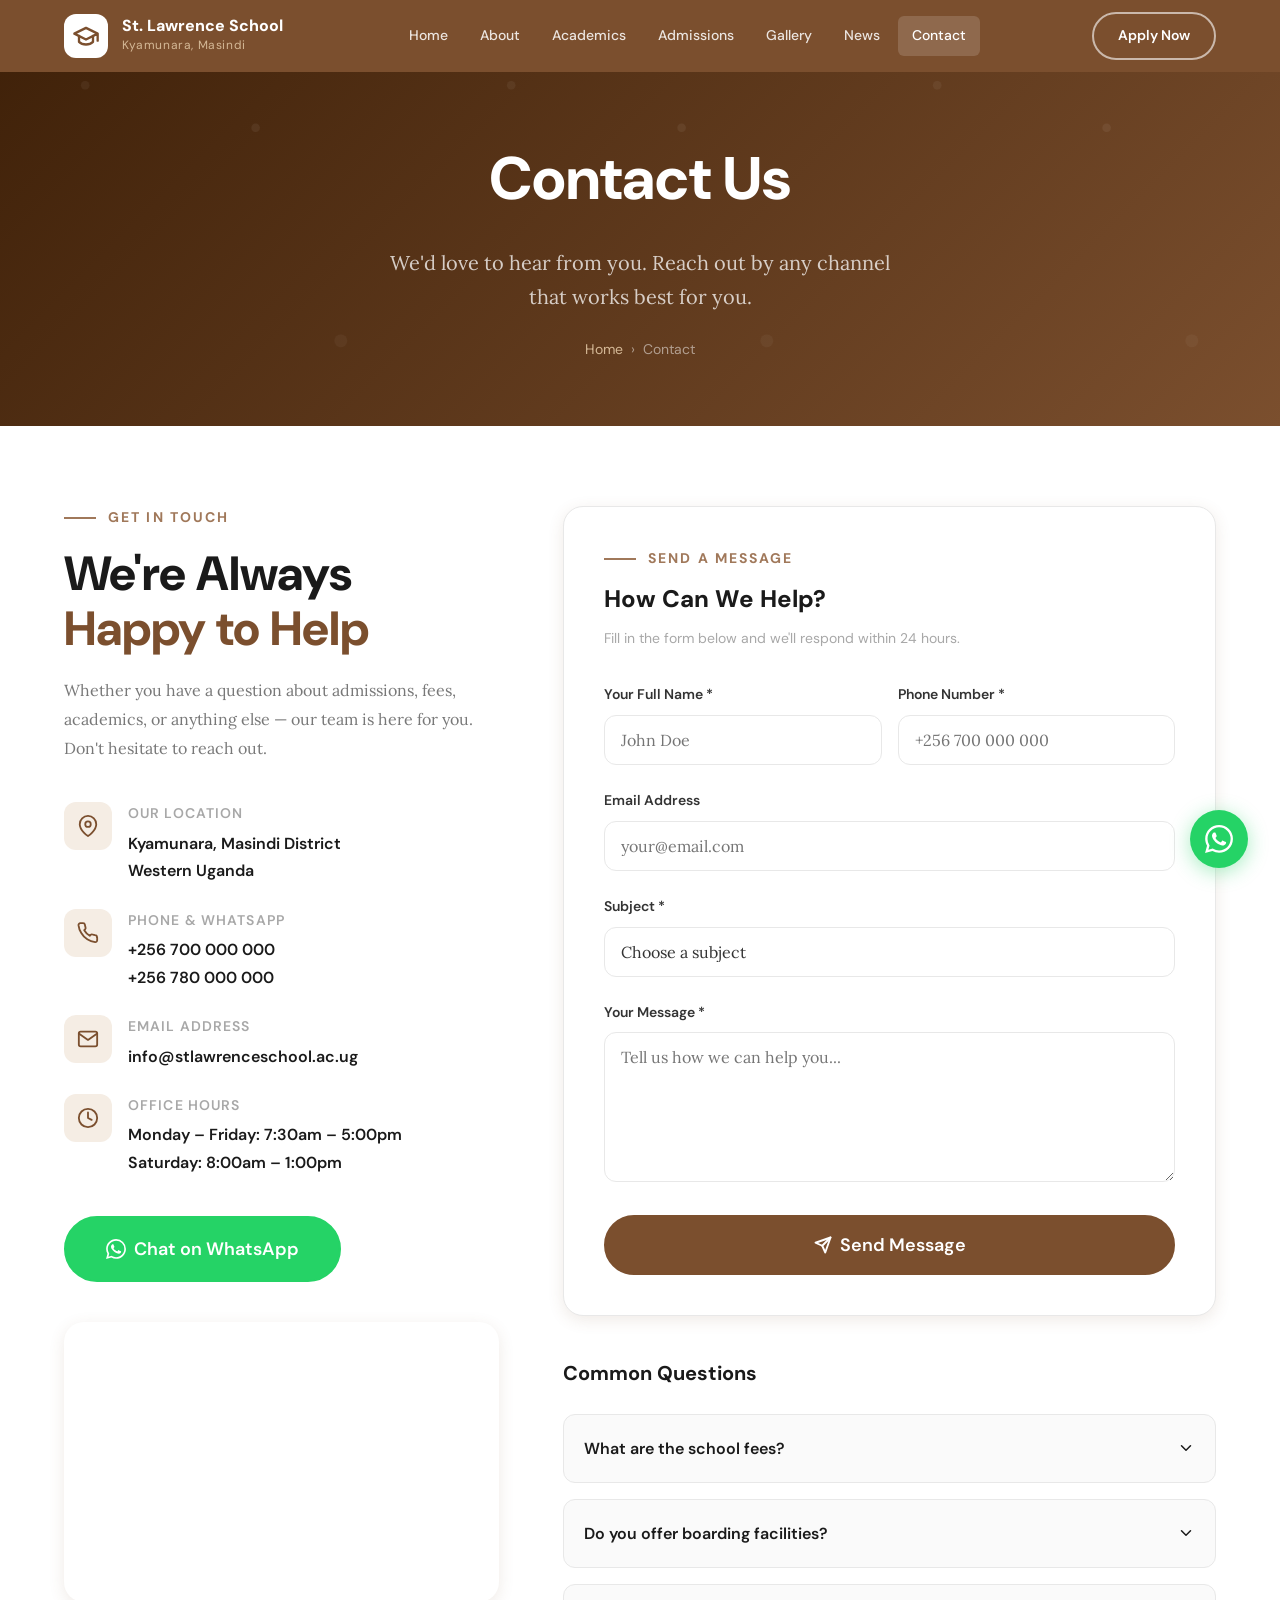
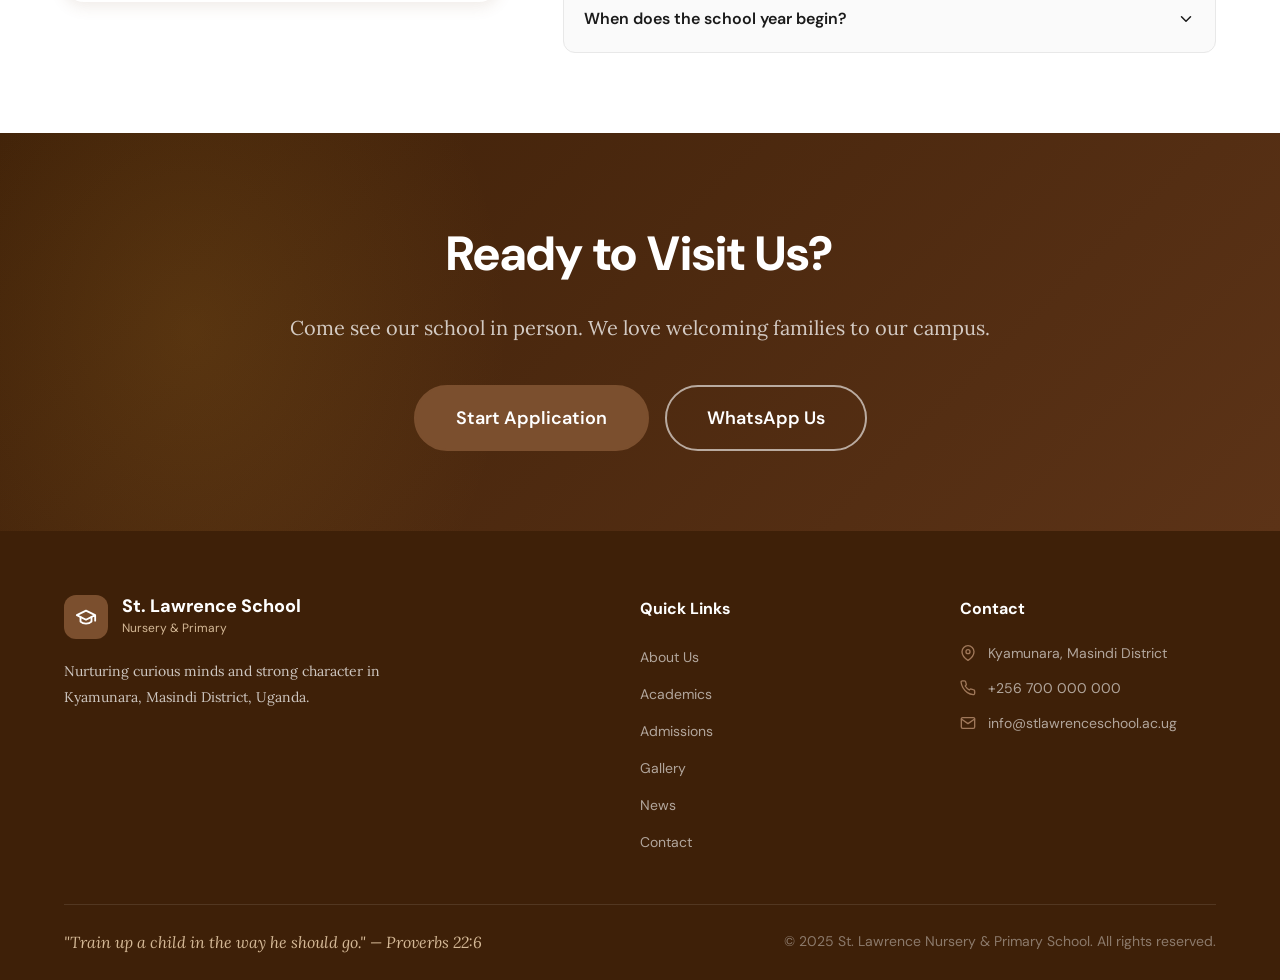
<file: new/contact.html>
<!DOCTYPE html>
<html lang="en">
<head>
  <meta charset="UTF-8">
  <meta name="viewport" content="width=device-width, initial-scale=1.0">
  <meta name="description" content="Get in touch with St. Lawrence Nursery and Primary School in Kyamunara, Masindi. Contact us by phone, email, or visit us in person.">
  <title>Contact Us | St. Lawrence Nursery & Primary School</title>
  <link rel="stylesheet" href="css/styles.css">
</head>
<body>

  <!-- NAVBAR -->
  <nav class="navbar" id="navbar">
    <div class="navbar-inner">
      <a href="index.html" class="navbar-brand">
        <div class="navbar-logo-icon">
          <svg xmlns="http://www.w3.org/2000/svg" width="28" height="28" viewBox="0 0 24 24" fill="none" stroke="currentColor" stroke-width="2" stroke-linecap="round" stroke-linejoin="round"><path d="M22 10v6M2 10l10-5 10 5-10 5z"/><path d="M6 12v5c3 3 9 3 12 0v-5"/></svg>
        </div>
        <div class="navbar-brand-text">
          <span class="navbar-brand-name">St. Lawrence School</span>
          <span class="navbar-brand-sub">Kyamunara, Masindi</span>
        </div>
      </a>
      <div class="navbar-links">
        <a href="index.html">Home</a><a href="about.html">About</a><a href="academics.html">Academics</a>
        <a href="admissions.html">Admissions</a><a href="gallery.html">Gallery</a><a href="blog.html">News</a>
        <a href="contact.html" class="active">Contact</a>
      </div>
      <div class="navbar-cta"><a href="admissions.html" class="btn btn-outline btn-sm">Apply Now</a></div>
      <button class="navbar-toggle" aria-label="Toggle menu"><span></span><span></span><span></span></button>
    </div>
  </nav>
  <div class="navbar-mobile">
    <a href="index.html">Home</a><a href="about.html">About</a><a href="academics.html">Academics</a>
    <a href="admissions.html">Admissions</a><a href="gallery.html">Gallery</a><a href="blog.html">News</a>
    <a href="contact.html">Contact</a><a href="admissions.html" class="btn btn-primary">Apply Now</a>
  </div>

  <!-- PAGE HERO -->
  <section class="page-hero">
    <div class="container">
      <h1 class="page-hero-title">Contact Us</h1>
      <p class="page-hero-subtitle">We'd love to hear from you. Reach out by any channel that works best for you.</p>
      <div class="breadcrumb"><a href="index.html">Home</a> <span>›</span> <span>Contact</span></div>
    </div>
  </section>

  <!-- CONTACT MAIN -->
  <section class="section contact-section">
    <div class="container">
      <div class="contact-grid">

        <!-- Contact Info -->
        <div>
          <div class="section-label reveal">Get in Touch</div>
          <h2 class="section-title reveal">We're Always <span>Happy to Help</span></h2>
          <p style="color:var(--grey-500);line-height:1.8;margin-bottom:2.5rem;" class="reveal">Whether you have a question about admissions, fees, academics, or anything else — our team is here for you. Don't hesitate to reach out.</p>

          <div class="contact-info-list">
            <div class="contact-info-item reveal reveal-delay-1">
              <div class="contact-info-icon">
                <svg xmlns="http://www.w3.org/2000/svg" width="22" height="22" viewBox="0 0 24 24" fill="none" stroke="currentColor" stroke-width="2" stroke-linecap="round" stroke-linejoin="round"><path d="M21 10c0 7-9 13-9 13s-9-6-9-13a9 9 0 0 1 18 0z"/><circle cx="12" cy="10" r="3"/></svg>
              </div>
              <div>
                <div class="contact-info-label">Our Location</div>
                <div class="contact-info-value">Kyamunara, Masindi District<br>Western Uganda</div>
              </div>
            </div>

            <div class="contact-info-item reveal reveal-delay-2">
              <div class="contact-info-icon">
                <svg xmlns="http://www.w3.org/2000/svg" width="22" height="22" viewBox="0 0 24 24" fill="none" stroke="currentColor" stroke-width="2" stroke-linecap="round" stroke-linejoin="round"><path d="M22 16.92v3a2 2 0 0 1-2.18 2 19.79 19.79 0 0 1-8.63-3.07A19.5 19.5 0 0 1 4.69 12 19.79 19.79 0 0 1 1.61 3.44A2 2 0 0 1 3.6 1.27h3a2 2 0 0 1 2 1.72c.127.96.361 1.903.7 2.81a2 2 0 0 1-.45 2.11L7.91 8.96a16 16 0 0 0 6 6l.92-.88a2 2 0 0 1 2.11-.45c.907.339 1.85.573 2.81.7A2 2 0 0 1 21.73 16.92z"/></svg>
              </div>
              <div>
                <div class="contact-info-label">Phone & WhatsApp</div>
                <div class="contact-info-value">+256 700 000 000<br>+256 780 000 000</div>
              </div>
            </div>

            <div class="contact-info-item reveal reveal-delay-3">
              <div class="contact-info-icon">
                <svg xmlns="http://www.w3.org/2000/svg" width="22" height="22" viewBox="0 0 24 24" fill="none" stroke="currentColor" stroke-width="2" stroke-linecap="round" stroke-linejoin="round"><path d="M4 4h16c1.1 0 2 .9 2 2v12c0 1.1-.9 2-2 2H4c-1.1 0-2-.9-2-2V6c0-1.1.9-2 2-2z"/><polyline points="22,6 12,13 2,6"/></svg>
              </div>
              <div>
                <div class="contact-info-label">Email Address</div>
                <div class="contact-info-value">info@stlawrenceschool.ac.ug</div>
              </div>
            </div>

            <div class="contact-info-item reveal reveal-delay-1">
              <div class="contact-info-icon">
                <svg xmlns="http://www.w3.org/2000/svg" width="22" height="22" viewBox="0 0 24 24" fill="none" stroke="currentColor" stroke-width="2" stroke-linecap="round" stroke-linejoin="round"><circle cx="12" cy="12" r="10"/><polyline points="12 6 12 12 16 14"/></svg>
              </div>
              <div>
                <div class="contact-info-label">Office Hours</div>
                <div class="contact-info-value">Monday – Friday: 7:30am – 5:00pm<br>Saturday: 8:00am – 1:00pm</div>
              </div>
            </div>
          </div>

          <!-- WhatsApp CTA -->
          <div style="margin-top:2rem;" class="reveal">
            <a href="https://wa.me/256700000000?text=Hello%2C%20I%20would%20like%20to%20inquire%20about%20St.%20Lawrence%20School." target="_blank" class="btn btn-primary btn-lg" style="background:#25D366;border-color:#25D366;" onmouseover="this.style.background='#128C7E';this.style.borderColor='#128C7E'" onmouseout="this.style.background='#25D366';this.style.borderColor='#25D366'">
              <svg xmlns="http://www.w3.org/2000/svg" width="20" height="20" viewBox="0 0 24 24" fill="currentColor"><path d="M17.472 14.382c-.297-.149-1.758-.867-2.03-.967-.273-.099-.471-.148-.67.15-.197.297-.767.966-.94 1.164-.173.199-.347.223-.644.075-.297-.15-1.255-.463-2.39-1.475-.883-.788-1.48-1.761-1.653-2.059-.173-.297-.018-.458.13-.606.134-.133.298-.347.446-.52.149-.174.198-.298.298-.497.099-.198.05-.371-.025-.52-.075-.149-.669-1.612-.916-2.207-.242-.579-.487-.5-.669-.51-.173-.008-.371-.01-.57-.01-.198 0-.52.074-.792.372-.272.297-1.04 1.016-1.04 2.479 0 1.462 1.065 2.875 1.213 3.074.149.198 2.096 3.2 5.077 4.487.709.306 1.262.489 1.694.625.712.227 1.36.195 1.871.118.571-.085 1.758-.719 2.006-1.413.248-.694.248-1.289.173-1.413-.074-.124-.272-.198-.57-.347m-5.421 7.403h-.004a9.87 9.87 0 01-5.031-1.378l-.361-.214-3.741.982.998-3.648-.235-.374a9.86 9.86 0 01-1.51-5.26c.001-5.45 4.436-9.884 9.888-9.884 2.64 0 5.122 1.03 6.988 2.898a9.825 9.825 0 012.893 6.994c-.003 5.45-4.437 9.884-9.885 9.884m8.413-18.297A11.815 11.815 0 0012.05 0C5.495 0 .16 5.335.157 11.892c0 2.096.547 4.142 1.588 5.945L.057 24l6.305-1.654a11.882 11.882 0 005.683 1.448h.005c6.554 0 11.89-5.335 11.893-11.893a11.821 11.821 0 00-3.48-8.413z"/></svg>
              Chat on WhatsApp
            </a>
          </div>

          <!-- Map -->
          <div class="map-embed reveal" style="margin-top:2.5rem;">
            <iframe
              src="https://www.google.com/maps/embed?pb=!1m18!1m12!1m3!1d63729.97447706!2d31.68!3d1.52!2m3!1f0!2f0!3f0!3m2!1i1024!2i768!4f13.1!3m3!1m2!1s0x177ba8e4e4a3a7b5%3A0x0!2sKyamunara%2C%20Masindi%2C%20Uganda!5e0!3m2!1sen!2sug!4v1620000000000!5m2!1sen!2sug"
              allowfullscreen=""
              loading="lazy"
              referrerpolicy="no-referrer-when-downgrade"
              title="St. Lawrence School Location — Kyamunara, Masindi">
            </iframe>
          </div>
        </div>

        <!-- Contact Form -->
        <div class="reveal reveal-delay-2">
          <div class="form-card">
            <div class="section-label" style="margin-bottom:0.5rem;">Send a Message</div>
            <h3 style="font-family:var(--font-heading);font-size:var(--text-2xl);font-weight:800;color:var(--grey-800);margin-bottom:0.5rem;">How Can We Help?</h3>
            <p style="color:var(--grey-400);font-size:var(--text-sm);font-family:var(--font-heading);margin-bottom:2rem;">Fill in the form below and we'll respond within 24 hours.</p>

            <form id="contactForm" novalidate>
              <div class="form-row">
                <div class="form-group">
                  <label class="form-label" for="contact_name">Your Full Name *</label>
                  <input class="form-input" type="text" id="contact_name" name="name" placeholder="John Doe" required>
                </div>
                <div class="form-group">
                  <label class="form-label" for="contact_phone">Phone Number *</label>
                  <input class="form-input" type="tel" id="contact_phone" name="phone" placeholder="+256 700 000 000" required>
                </div>
              </div>

              <div class="form-group">
                <label class="form-label" for="contact_email">Email Address</label>
                <input class="form-input" type="email" id="contact_email" name="email" placeholder="your@email.com">
              </div>

              <div class="form-group">
                <label class="form-label" for="contact_subject">Subject *</label>
                <select class="form-select" id="contact_subject" name="subject" required>
                  <option value="" disabled selected>Choose a subject</option>
                  <option value="Admissions Inquiry">Admissions Inquiry</option>
                  <option value="Fee Structure">Fee Structure</option>
                  <option value="Academic Information">Academic Information</option>
                  <option value="General Inquiry">General Inquiry</option>
                  <option value="Complaint / Feedback">Complaint / Feedback</option>
                  <option value="Partnership / Collaboration">Partnership / Collaboration</option>
                </select>
              </div>

              <div class="form-group">
                <label class="form-label" for="contact_message">Your Message *</label>
                <textarea class="form-textarea" id="contact_message" name="message" placeholder="Tell us how we can help you..." style="min-height:150px;" required></textarea>
              </div>

              <button type="submit" id="contactSubmitBtn" class="btn btn-primary" style="width:100%;justify-content:center;font-size:var(--text-lg);padding:1rem;">
                <svg xmlns="http://www.w3.org/2000/svg" width="18" height="18" viewBox="0 0 24 24" fill="none" stroke="currentColor" stroke-width="2.5" stroke-linecap="round" stroke-linejoin="round"><line x1="22" y1="2" x2="11" y2="13"/><polygon points="22 2 15 22 11 13 2 9 22 2"/></svg>
                Send Message
              </button>
            </form>
          </div>

          <!-- FAQ Snippet -->
          <div style="margin-top:2.5rem;">
            <h4 style="font-family:var(--font-heading);font-size:var(--text-xl);font-weight:700;color:var(--grey-800);margin-bottom:1.5rem;">Common Questions</h4>

            <div style="display:flex;flex-direction:column;gap:1rem;">
              <details style="background:var(--grey-50);border-radius:var(--radius-md);padding:1.25rem;border:1px solid var(--grey-200);">
                <summary style="font-family:var(--font-heading);font-weight:600;color:var(--grey-800);cursor:pointer;list-style:none;display:flex;justify-content:space-between;align-items:center;">
                  What are the school fees?
                  <svg xmlns="http://www.w3.org/2000/svg" width="18" height="18" viewBox="0 0 24 24" fill="none" stroke="currentColor" stroke-width="2" stroke-linecap="round" stroke-linejoin="round"><polyline points="6 9 12 15 18 9"/></svg>
                </summary>
                <p style="color:var(--grey-500);font-size:var(--text-sm);line-height:1.7;margin-top:0.875rem;">Fee structures vary by class level and term. Please contact us directly or visit the school for the current fee schedule. We also offer payment plans and bursaries for qualifying families.</p>
              </details>

              <details style="background:var(--grey-50);border-radius:var(--radius-md);padding:1.25rem;border:1px solid var(--grey-200);">
                <summary style="font-family:var(--font-heading);font-weight:600;color:var(--grey-800);cursor:pointer;list-style:none;display:flex;justify-content:space-between;align-items:center;">
                  Do you offer boarding facilities?
                  <svg xmlns="http://www.w3.org/2000/svg" width="18" height="18" viewBox="0 0 24 24" fill="none" stroke="currentColor" stroke-width="2" stroke-linecap="round" stroke-linejoin="round"><polyline points="6 9 12 15 18 9"/></svg>
                </summary>
                <p style="color:var(--grey-500);font-size:var(--text-sm);line-height:1.7;margin-top:0.875rem;">Currently St. Lawrence operates as a day school. We open early at 7:00am and have extended care available until 5:30pm for working parents.</p>
              </details>

              <details style="background:var(--grey-50);border-radius:var(--radius-md);padding:1.25rem;border:1px solid var(--grey-200);">
                <summary style="font-family:var(--font-heading);font-weight:600;color:var(--grey-800);cursor:pointer;list-style:none;display:flex;justify-content:space-between;align-items:center;">
                  When does the school year begin?
                  <svg xmlns="http://www.w3.org/2000/svg" width="18" height="18" viewBox="0 0 24 24" fill="none" stroke="currentColor" stroke-width="2" stroke-linecap="round" stroke-linejoin="round"><polyline points="6 9 12 15 18 9"/></svg>
                </summary>
                <p style="color:var(--grey-500);font-size:var(--text-sm);line-height:1.7;margin-top:0.875rem;">The Ugandan school year runs in three terms: Term 1 starts in February, Term 2 in June, and Term 3 in September. We accept new learners at the beginning of each term.</p>
              </details>
            </div>
          </div>
        </div>
      </div>
    </div>
  </section>

  <!-- CTA -->
  <section class="cta-banner">
    <div class="container">
      <h2 class="cta-banner-title">Ready to Visit Us?</h2>
      <p class="cta-banner-subtitle">Come see our school in person. We love welcoming families to our campus.</p>
      <div class="cta-banner-actions">
        <a href="admissions.html" class="btn btn-primary btn-lg">Start Application</a>
        <a href="https://wa.me/256700000000" class="btn btn-outline btn-lg" target="_blank">WhatsApp Us</a>
      </div>
    </div>
  </section>

  <!-- FOOTER -->
  <footer class="footer">
    <div class="container">
      <div class="footer-grid">
        <div>
          <div class="footer-brand">
            <div class="footer-logo-icon"><svg xmlns="http://www.w3.org/2000/svg" width="22" height="22" viewBox="0 0 24 24" fill="none" stroke="currentColor" stroke-width="2" stroke-linecap="round" stroke-linejoin="round"><path d="M22 10v6M2 10l10-5 10 5-10 5z"/><path d="M6 12v5c3 3 9 3 12 0v-5"/></svg></div>
            <div><div class="footer-brand-name">St. Lawrence School</div><div class="footer-brand-sub">Nursery & Primary</div></div>
          </div>
          <p class="footer-tagline">Nurturing curious minds and strong character in Kyamunara, Masindi District, Uganda.</p>
        </div>
        <div>
          <div class="footer-col-title">Quick Links</div>
          <ul class="footer-links">
            <li><a href="about.html">About Us</a></li><li><a href="academics.html">Academics</a></li>
            <li><a href="admissions.html">Admissions</a></li><li><a href="gallery.html">Gallery</a></li>
            <li><a href="blog.html">News</a></li><li><a href="contact.html">Contact</a></li>
          </ul>
        </div>
        <div>
          <div class="footer-col-title">Contact</div>
          <div class="footer-contact-item"><svg xmlns="http://www.w3.org/2000/svg" width="16" height="16" viewBox="0 0 24 24" fill="none" stroke="currentColor" stroke-width="2" stroke-linecap="round" stroke-linejoin="round"><path d="M21 10c0 7-9 13-9 13s-9-6-9-13a9 9 0 0 1 18 0z"/><circle cx="12" cy="10" r="3"/></svg><span>Kyamunara, Masindi District</span></div>
          <div class="footer-contact-item"><svg xmlns="http://www.w3.org/2000/svg" width="16" height="16" viewBox="0 0 24 24" fill="none" stroke="currentColor" stroke-width="2" stroke-linecap="round" stroke-linejoin="round"><path d="M22 16.92v3a2 2 0 0 1-2.18 2 19.79 19.79 0 0 1-8.63-3.07A19.5 19.5 0 0 1 4.69 12 19.79 19.79 0 0 1 1.61 3.44A2 2 0 0 1 3.6 1.27h3a2 2 0 0 1 2 1.72c.127.96.361 1.903.7 2.81a2 2 0 0 1-.45 2.11L7.91 8.96a16 16 0 0 0 6 6l.92-.88a2 2 0 0 1 2.11-.45c.907.339 1.85.573 2.81.7A2 2 0 0 1 21.73 16.92z"/></svg><span>+256 700 000 000</span></div>
          <div class="footer-contact-item"><svg xmlns="http://www.w3.org/2000/svg" width="16" height="16" viewBox="0 0 24 24" fill="none" stroke="currentColor" stroke-width="2" stroke-linecap="round" stroke-linejoin="round"><path d="M4 4h16c1.1 0 2 .9 2 2v12c0 1.1-.9 2-2 2H4c-1.1 0-2-.9-2-2V6c0-1.1.9-2 2-2z"/><polyline points="22,6 12,13 2,6"/></svg><span>info@stlawrenceschool.ac.ug</span></div>
        </div>
      </div>
      <div class="footer-bottom">
        <div class="footer-motto">"Train up a child in the way he should go." — Proverbs 22:6</div>
        <div class="footer-copyright">© 2025 St. Lawrence Nursery & Primary School. All rights reserved.</div>
      </div>
    </div>
  </footer>

  <div class="whatsapp-float">
    <div class="whatsapp-tooltip">Chat with us</div>
    <a href="https://wa.me/256700000000" class="whatsapp-btn" target="_blank" rel="noopener">
      <svg xmlns="http://www.w3.org/2000/svg" width="28" height="28" viewBox="0 0 24 24" fill="currentColor"><path d="M17.472 14.382c-.297-.149-1.758-.867-2.03-.967-.273-.099-.471-.148-.67.15-.197.297-.767.966-.94 1.164-.173.199-.347.223-.644.075-.297-.15-1.255-.463-2.39-1.475-.883-.788-1.48-1.761-1.653-2.059-.173-.297-.018-.458.13-.606.134-.133.298-.347.446-.52.149-.174.198-.298.298-.497.099-.198.05-.371-.025-.52-.075-.149-.669-1.612-.916-2.207-.242-.579-.487-.5-.669-.51-.173-.008-.371-.01-.57-.01-.198 0-.52.074-.792.372-.272.297-1.04 1.016-1.04 2.479 0 1.462 1.065 2.875 1.213 3.074.149.198 2.096 3.2 5.077 4.487.709.306 1.262.489 1.694.625.712.227 1.36.195 1.871.118.571-.085 1.758-.719 2.006-1.413.248-.694.248-1.289.173-1.413-.074-.124-.272-.198-.57-.347m-5.421 7.403h-.004a9.87 9.87 0 01-5.031-1.378l-.361-.214-3.741.982.998-3.648-.235-.374a9.86 9.86 0 01-1.51-5.26c.001-5.45 4.436-9.884 9.888-9.884 2.64 0 5.122 1.03 6.988 2.898a9.825 9.825 0 012.893 6.994c-.003 5.45-4.437 9.884-9.885 9.884m8.413-18.297A11.815 11.815 0 0012.05 0C5.495 0 .16 5.335.157 11.892c0 2.096.547 4.142 1.588 5.945L.057 24l6.305-1.654a11.882 11.882 0 005.683 1.448h.005c6.554 0 11.89-5.335 11.893-11.893a11.821 11.821 0 00-3.48-8.413z"/></svg>
    </a>
  </div>

  <script src="js/main.js"></script>
  <script>
    const contactForm = document.getElementById('contactForm');
    const submitBtn = document.getElementById('contactSubmitBtn');
    contactForm?.addEventListener('submit', (e) => {
      e.preventDefault();
      const required = contactForm.querySelectorAll('[required]');
      let valid = true;
      required.forEach(input => {
        input.style.borderColor = '';
        if (!input.value.trim()) { input.style.borderColor = '#e53e3e'; valid = false; }
      });
      if (valid) {
        submitBtn.innerHTML = `<svg xmlns="http://www.w3.org/2000/svg" width="18" height="18" viewBox="0 0 24 24" fill="none" stroke="currentColor" stroke-width="2.5" stroke-linecap="round" stroke-linejoin="round"><polyline points="20 6 9 17 4 12"/></svg> Message Sent!`;
        submitBtn.style.background = 'var(--green-accent)';
        submitBtn.style.borderColor = 'var(--green-accent)';
        submitBtn.disabled = true;
        setTimeout(() => {
          contactForm.reset();
          submitBtn.innerHTML = `<svg xmlns="http://www.w3.org/2000/svg" width="18" height="18" viewBox="0 0 24 24" fill="none" stroke="currentColor" stroke-width="2.5" stroke-linecap="round" stroke-linejoin="round"><line x1="22" y1="2" x2="11" y2="13"/><polygon points="22 2 15 22 11 13 2 9 22 2"/></svg> Send Message`;
          submitBtn.style.background = '';
          submitBtn.style.borderColor = '';
          submitBtn.disabled = false;
        }, 4000);
      }
    });
  </script>
</body>
</html>
</file>
<file: new/css/styles.css>
/* ============================================
   ST. LAWRENCE NURSERY & PRIMARY SCHOOL
   Main Stylesheet — v1.0
   ============================================ */

@import url('https://fonts.googleapis.com/css2?family=DM+Sans:ital,opsz,wght@0,9..40,300;0,9..40,400;0,9..40,500;0,9..40,600;0,9..40,700;0,9..40,800;1,9..40,400&family=Lora:ital,wght@0,400;0,500;0,600;1,400;1,500&display=swap');

/* ============================================
   CSS VARIABLES
   ============================================ */
:root {
  /* Brand Colors */
  --brown-primary: #7B4F2E;
  --brown-dark: #5C3317;
  --brown-deeper: #3E2008;
  --brown-light: #A0785A;
  --brown-pale: #D4B896;
  --brown-tint: #F5EDE4;

  /* Neutrals */
  --white: #FFFFFF;
  --grey-50: #FAFAFA;
  --grey-100: #F4F4F4;
  --grey-200: #E8E8E8;
  --grey-300: #D0D0D0;
  --grey-400: #A8A8A8;
  --grey-500: #787878;
  --grey-600: #555555;
  --grey-700: #333333;
  --grey-800: #1A1A1A;

  /* Accent */
  --gold: #C8922A;
  --gold-light: #E8B84B;
  --green-accent: #2D6A4F;

  /* Typography */
  --font-heading: 'DM Sans', sans-serif;
  --font-body: 'Lora', serif;

  /* Font Sizes */
  --text-xs: 0.75rem;
  --text-sm: 0.875rem;
  --text-base: 1rem;
  --text-lg: 1.125rem;
  --text-xl: 1.25rem;
  --text-2xl: 1.5rem;
  --text-3xl: 1.875rem;
  --text-4xl: 2.25rem;
  --text-5xl: 3rem;
  --text-6xl: 3.75rem;
  --text-7xl: 4.5rem;

  /* Spacing */
  --section-padding: 5rem 0;
  --container-max: 1200px;
  --container-padding: 0 1.5rem;

  /* Shadows */
  --shadow-sm: 0 1px 3px rgba(0,0,0,0.08);
  --shadow-md: 0 4px 16px rgba(123,79,46,0.12);
  --shadow-lg: 0 8px 32px rgba(123,79,46,0.18);
  --shadow-xl: 0 16px 48px rgba(123,79,46,0.22);

  /* Radius */
  --radius-sm: 6px;
  --radius-md: 12px;
  --radius-lg: 20px;
  --radius-xl: 32px;
  --radius-full: 9999px;

  /* Transitions */
  --transition: all 0.3s cubic-bezier(0.4, 0, 0.2, 1);
  --transition-slow: all 0.5s cubic-bezier(0.4, 0, 0.2, 1);
}

/* ============================================
   RESET & BASE
   ============================================ */
*, *::before, *::after {
  box-sizing: border-box;
  margin: 0;
  padding: 0;
}

html {
  scroll-behavior: smooth;
  font-size: 16px;
}

body {
  font-family: var(--font-body);
  color: var(--grey-700);
  background: var(--white);
  line-height: 1.7;
  overflow-x: hidden;
}

img {
  max-width: 100%;
  height: auto;
  display: block;
}

a {
  text-decoration: none;
  color: inherit;
}

ul {
  list-style: none;
}

button {
  cursor: pointer;
  border: none;
  background: none;
  font-family: var(--font-heading);
}

/* ============================================
   UTILITY CLASSES
   ============================================ */
.container {
  max-width: var(--container-max);
  margin: 0 auto;
  padding: var(--container-padding);
}

.section {
  padding: var(--section-padding);
}

.section-label {
  font-family: var(--font-heading);
  font-size: var(--text-sm);
  font-weight: 700;
  letter-spacing: 0.15em;
  text-transform: uppercase;
  color: var(--brown-light);
  display: flex;
  align-items: center;
  gap: 0.75rem;
  margin-bottom: 1rem;
}

.section-label::before {
  content: '';
  display: block;
  width: 2rem;
  height: 2px;
  background: var(--brown-light);
}

.section-title {
  font-family: var(--font-heading);
  font-size: clamp(var(--text-3xl), 4vw, var(--text-5xl));
  font-weight: 800;
  color: var(--grey-800);
  line-height: 1.15;
  margin-bottom: 1.25rem;
}

.section-title span {
  color: var(--brown-primary);
}

.section-subtitle {
  font-size: var(--text-lg);
  color: var(--grey-500);
  max-width: 560px;
  line-height: 1.7;
}

.text-center {
  text-align: center;
}

.text-center .section-label {
  justify-content: center;
}

.text-center .section-label::before {
  display: none;
}

.text-center .section-subtitle {
  margin: 0 auto;
}

/* ============================================
   BUTTONS
   ============================================ */
.btn {
  display: inline-flex;
  align-items: center;
  gap: 0.5rem;
  font-family: var(--font-heading);
  font-weight: 600;
  font-size: var(--text-base);
  padding: 0.875rem 2rem;
  border-radius: var(--radius-full);
  transition: var(--transition);
  cursor: pointer;
  text-decoration: none;
  border: 2px solid transparent;
  white-space: nowrap;
}

.btn-primary {
  background: var(--brown-primary);
  color: var(--white);
  border-color: var(--brown-primary);
}

.btn-primary:hover {
  background: var(--gold);
  border-color: var(--gold);
  transform: translateY(-2px);
  box-shadow: var(--shadow-lg);
}

.btn-outline {
  background: transparent;
  color: var(--white);
  border-color: rgba(255,255,255,0.6);
}

.btn-outline:hover {
  background: var(--white);
  color: var(--brown-primary);
  border-color: var(--white);
}

.btn-outline-brown {
  background: transparent;
  color: var(--brown-primary);
  border-color: var(--brown-primary);
}

.btn-outline-brown:hover {
  background: var(--brown-primary);
  color: var(--white);
}

.btn-sm {
  padding: 0.625rem 1.5rem;
  font-size: var(--text-sm);
}

.btn-lg {
  padding: 1rem 2.5rem;
  font-size: var(--text-lg);
}

/* ============================================
   NAVIGATION
   ============================================ */
.navbar {
  position: fixed;
  top: 0;
  left: 0;
  right: 0;
  z-index: 1000;
  background: var(--brown-primary);
  transition: var(--transition);
}

.navbar.scrolled {
  background: var(--brown-deeper);
  box-shadow: 0 4px 20px rgba(0,0,0,0.2);
}

.navbar-inner {
  display: flex;
  align-items: center;
  justify-content: space-between;
  padding: 0 1.5rem;
  height: 72px;
  max-width: var(--container-max);
  margin: 0 auto;
}

.navbar-brand {
  display: flex;
  align-items: center;
  gap: 0.875rem;
  text-decoration: none;
}

.navbar-logo-icon {
  width: 44px;
  height: 44px;
  background: var(--white);
  border-radius: var(--radius-md);
  display: flex;
  align-items: center;
  justify-content: center;
  flex-shrink: 0;
}

.navbar-logo-icon svg {
  width: 28px;
  height: 28px;
  color: var(--brown-primary);
}

.navbar-brand-text {
  display: flex;
  flex-direction: column;
}

.navbar-brand-name {
  font-family: var(--font-heading);
  font-size: var(--text-base);
  font-weight: 800;
  color: var(--white);
  line-height: 1.2;
}

.navbar-brand-sub {
  font-size: var(--text-xs);
  color: var(--brown-pale);
  font-family: var(--font-heading);
  letter-spacing: 0.05em;
}

.navbar-links {
  display: flex;
  align-items: center;
  gap: 0.25rem;
}

.navbar-links a {
  font-family: var(--font-heading);
  font-size: var(--text-sm);
  font-weight: 500;
  color: rgba(255,255,255,0.85);
  padding: 0.5rem 0.875rem;
  border-radius: var(--radius-sm);
  transition: var(--transition);
  text-decoration: none;
}

.navbar-links a:hover,
.navbar-links a.active {
  color: var(--white);
  background: rgba(255,255,255,0.15);
}

.navbar-cta {
  display: flex;
  align-items: center;
  gap: 1rem;
}

.navbar-toggle {
  display: none;
  flex-direction: column;
  gap: 5px;
  cursor: pointer;
  padding: 0.5rem;
}

.navbar-toggle span {
  display: block;
  width: 24px;
  height: 2px;
  background: var(--white);
  border-radius: 2px;
  transition: var(--transition);
}

/* Mobile nav */
.navbar-mobile {
  display: block;
  position: fixed;
  top: 72px;
  left: 0;
  right: 0;
  background: var(--brown-deeper);
  padding: 1.5rem;
  z-index: 999;
  border-top: 1px solid rgba(255,255,255,0.1);
  transform: translateY(-110%);
  transition: transform 0.3s ease;
  visibility: hidden;
  pointer-events: none;
}

.navbar-mobile.open {
  transform: translateY(0);
  visibility: visible;
  pointer-events: all;
}

body.nav-open {
  overflow: hidden;
}

.navbar-mobile a {
  display: block;
  font-family: var(--font-heading);
  font-size: var(--text-base);
  color: rgba(255,255,255,0.85);
  padding: 0.875rem 0;
  border-bottom: 1px solid rgba(255,255,255,0.08);
  transition: var(--transition);
}

.navbar-mobile a:hover {
  color: var(--white);
  padding-left: 1rem;
}

.navbar-mobile .btn {
  margin-top: 1.25rem;
  width: 100%;
  justify-content: center;
}

/* ============================================
   HERO SECTION
   ============================================ */
.hero {
  position: relative;
  min-height: 100vh;
  display: flex;
  align-items: center;
  overflow: hidden;
}

.hero-bg {
  position: absolute;
  inset: 0;
  background: url('https://images.unsplash.com/photo-1580582932707-520aed937b7b?w=1600&q=80') center/cover no-repeat;
}

.hero-overlay {
  position: absolute;
  inset: 0;
  background: linear-gradient(
    to right,
    rgba(62,32,8,0.92) 0%,
    rgba(62,32,8,0.80) 45%,
    rgba(62,32,8,0.35) 100%
  );
}

.hero-content {
  position: relative;
  z-index: 2;
  width: 100%;
  max-width: var(--container-max);
  margin: 0 auto;
  padding: 0 1.5rem;
  padding-top: 120px;
  padding-bottom: 80px;
  display: flex;
  align-items: center;
}

.hero-content-inner {
  max-width: 620px;
  text-align: left;
}

.hero-badge {
  display: inline-flex;
  align-items: center;
  gap: 0.5rem;
  background: rgba(255,255,255,0.12);
  border: 1px solid rgba(255,255,255,0.25);
  color: var(--brown-pale);
  padding: 0.5rem 1.25rem;
  border-radius: var(--radius-full);
  font-family: var(--font-heading);
  font-size: var(--text-sm);
  font-weight: 600;
  letter-spacing: 0.08em;
  margin-bottom: 2rem;
  backdrop-filter: blur(8px);
  animation: fadeInDown 0.8s ease both;
}

.hero-title {
  font-family: var(--font-heading);
  font-size: clamp(2.5rem, 6vw, var(--text-7xl));
  font-weight: 800;
  color: var(--white);
  line-height: 1.1;
  margin-bottom: 1.5rem;
  max-width: 700px;
  animation: fadeInUp 0.8s ease 0.2s both;
}

.hero-title .highlight {
  color: var(--gold-light);
  font-style: italic;
  font-family: var(--font-body);
  font-weight: 500;
}

.hero-subtitle {
  font-size: var(--text-xl);
  color: rgba(255,255,255,0.8);
  max-width: 520px;
  line-height: 1.7;
  margin-bottom: 2.5rem;
  animation: fadeInUp 0.8s ease 0.35s both;
}

.hero-actions {
  display: flex;
  gap: 1rem;
  flex-wrap: wrap;
  animation: fadeInUp 0.8s ease 0.5s both;
}

.hero-stats {
  display: flex;
  gap: 3rem;
  margin-top: 4rem;
  padding-top: 2.5rem;
  border-top: 1px solid rgba(255,255,255,0.15);
  animation: fadeInUp 0.8s ease 0.65s both;
}

.hero-stat-value {
  font-family: var(--font-heading);
  font-size: var(--text-4xl);
  font-weight: 800;
  color: var(--white);
  line-height: 1;
}

.hero-stat-label {
  font-size: var(--text-sm);
  color: rgba(255,255,255,0.65);
  margin-top: 0.25rem;
  font-family: var(--font-heading);
}

.hero-scroll {
  position: absolute;
  bottom: 2rem;
  left: 50%;
  transform: translateX(-50%);
  display: flex;
  flex-direction: column;
  align-items: center;
  gap: 0.5rem;
  color: rgba(255,255,255,0.5);
  font-family: var(--font-heading);
  font-size: var(--text-xs);
  letter-spacing: 0.1em;
  text-transform: uppercase;
  animation: fadeIn 1s ease 1s both;
}

.hero-scroll-line {
  width: 1px;
  height: 40px;
  background: linear-gradient(to bottom, rgba(255,255,255,0.5), transparent);
  animation: scrollLine 2s ease-in-out infinite;
}

/* ============================================
   ABOUT PREVIEW SECTION
   ============================================ */
.about-preview {
  background: var(--white);
}

.about-preview-grid {
  display: grid;
  grid-template-columns: 1fr 1fr;
  gap: 5rem;
  align-items: center;
}

.about-image-block {
  position: relative;
}

.about-image-main {
  border-radius: var(--radius-lg);
  overflow: hidden;
  aspect-ratio: 4/5;
  box-shadow: var(--shadow-xl);
}

.about-image-main img {
  width: 100%;
  height: 100%;
  object-fit: cover;
  transition: transform 0.6s ease;
}

.about-image-main:hover img {
  transform: scale(1.04);
}

.about-image-badge {
  position: absolute;
  bottom: -1.5rem;
  right: -1.5rem;
  background: var(--brown-primary);
  color: var(--white);
  padding: 1.5rem 2rem;
  border-radius: var(--radius-lg);
  text-align: center;
  box-shadow: var(--shadow-lg);
}

.about-image-badge-value {
  font-family: var(--font-heading);
  font-size: var(--text-4xl);
  font-weight: 800;
  line-height: 1;
}

.about-image-badge-label {
  font-family: var(--font-heading);
  font-size: var(--text-xs);
  opacity: 0.8;
  margin-top: 0.25rem;
  letter-spacing: 0.05em;
}

.about-features {
  display: grid;
  grid-template-columns: 1fr 1fr;
  gap: 1rem;
  margin-top: 2rem;
}

.about-feature-item {
  display: flex;
  align-items: flex-start;
  gap: 0.75rem;
  padding: 1rem;
  background: var(--brown-tint);
  border-radius: var(--radius-md);
}

.about-feature-icon {
  width: 36px;
  height: 36px;
  background: var(--brown-primary);
  border-radius: var(--radius-sm);
  display: flex;
  align-items: center;
  justify-content: center;
  flex-shrink: 0;
  color: var(--white);
}

.about-feature-text {
  font-family: var(--font-heading);
  font-size: var(--text-sm);
  font-weight: 600;
  color: var(--grey-700);
}

/* ============================================
   ACADEMIC EXCELLENCE
   ============================================ */
.academics-section {
  background: var(--grey-50);
}

.progress-cards {
  display: grid;
  grid-template-columns: repeat(auto-fit, minmax(300px, 1fr));
  gap: 1.5rem;
  margin-top: 3rem;
}

.progress-card {
  background: var(--white);
  border-radius: var(--radius-lg);
  padding: 2rem;
  box-shadow: var(--shadow-sm);
  border: 1px solid var(--grey-200);
  transition: var(--transition);
}

.progress-card:hover {
  box-shadow: var(--shadow-md);
  transform: translateY(-4px);
}

.progress-card-header {
  display: flex;
  align-items: center;
  justify-content: space-between;
  margin-bottom: 1.5rem;
}

.progress-card-subject {
  display: flex;
  align-items: center;
  gap: 0.75rem;
}

.progress-card-icon {
  width: 44px;
  height: 44px;
  background: var(--brown-tint);
  border-radius: var(--radius-md);
  display: flex;
  align-items: center;
  justify-content: center;
  color: var(--brown-primary);
}

.progress-card-name {
  font-family: var(--font-heading);
  font-weight: 700;
  font-size: var(--text-base);
  color: var(--grey-800);
}

.progress-card-year {
  font-size: var(--text-xs);
  color: var(--grey-400);
  font-family: var(--font-heading);
}

.progress-card-percent {
  font-family: var(--font-heading);
  font-size: var(--text-3xl);
  font-weight: 800;
  color: var(--brown-primary);
}

.progress-bar-track {
  background: var(--grey-100);
  border-radius: var(--radius-full);
  height: 10px;
  overflow: hidden;
}

.progress-bar-fill {
  height: 100%;
  background: linear-gradient(90deg, var(--brown-light), var(--brown-primary));
  border-radius: var(--radius-full);
  width: 0;
  transition: width 1.5s cubic-bezier(0.4, 0, 0.2, 1);
}

.progress-card-meta {
  display: flex;
  justify-content: space-between;
  margin-top: 0.75rem;
  font-family: var(--font-heading);
  font-size: var(--text-xs);
  color: var(--grey-400);
}

/* ============================================
   WHY CHOOSE US
   ============================================ */
.why-section {
  background: var(--white);
}

.why-row {
  display: grid;
  grid-template-columns: 1fr 1fr;
  gap: 5rem;
  align-items: center;
  margin-bottom: 5rem;
}

.why-row:last-child {
  margin-bottom: 0;
}

.why-row.reverse {
  direction: rtl;
}

.why-row.reverse > * {
  direction: ltr;
}

.why-image {
  border-radius: var(--radius-lg);
  overflow: hidden;
  aspect-ratio: 4/3;
  box-shadow: var(--shadow-lg);
}

.why-image img {
  width: 100%;
  height: 100%;
  object-fit: cover;
  transition: transform 0.6s ease;
}

.why-image:hover img {
  transform: scale(1.04);
}

.why-content-icon {
  width: 56px;
  height: 56px;
  background: var(--brown-tint);
  border-radius: var(--radius-lg);
  display: flex;
  align-items: center;
  justify-content: center;
  color: var(--brown-primary);
  margin-bottom: 1.5rem;
}

.why-content-title {
  font-family: var(--font-heading);
  font-size: var(--text-3xl);
  font-weight: 800;
  color: var(--grey-800);
  margin-bottom: 1rem;
  line-height: 1.2;
}

.why-content-text {
  color: var(--grey-500);
  font-size: var(--text-base);
  line-height: 1.8;
  margin-bottom: 1.5rem;
}

.why-list {
  display: flex;
  flex-direction: column;
  gap: 0.75rem;
}

.why-list-item {
  display: flex;
  align-items: center;
  gap: 0.75rem;
  font-family: var(--font-heading);
  font-size: var(--text-sm);
  font-weight: 500;
  color: var(--grey-700);
}

.why-list-item svg {
  color: var(--brown-primary);
  flex-shrink: 0;
}

/* ============================================
   GALLERY PREVIEW
   ============================================ */
.gallery-preview {
  background: var(--grey-50);
}

.gallery-grid-preview {
  display: grid;
  grid-template-columns: repeat(4, 1fr);
  grid-template-rows: auto;
  gap: 1rem;
  margin-top: 3rem;
}

.gallery-item {
  border-radius: var(--radius-md);
  overflow: hidden;
  position: relative;
  cursor: pointer;
}

.gallery-item:nth-child(1) {
  grid-column: span 2;
  grid-row: span 2;
}

.gallery-item img {
  width: 100%;
  height: 100%;
  object-fit: cover;
  transition: transform 0.5s ease;
  min-height: 200px;
}

.gallery-item:nth-child(1) img {
  min-height: 400px;
}

.gallery-item:hover img {
  transform: scale(1.06);
}

.gallery-item-overlay {
  position: absolute;
  inset: 0;
  background: linear-gradient(to top, rgba(62,32,8,0.7), transparent);
  opacity: 0;
  transition: var(--transition);
  display: flex;
  align-items: flex-end;
  padding: 1.25rem;
}

.gallery-item:hover .gallery-item-overlay {
  opacity: 1;
}

.gallery-item-label {
  font-family: var(--font-heading);
  font-size: var(--text-sm);
  font-weight: 600;
  color: var(--white);
}

/* ============================================
   TESTIMONIALS
   ============================================ */
.testimonials-section {
  background: var(--brown-primary);
  position: relative;
  overflow: hidden;
}

.testimonials-section::before {
  content: '"';
  position: absolute;
  top: -2rem;
  left: 2rem;
  font-family: var(--font-body);
  font-size: 20rem;
  color: rgba(255,255,255,0.04);
  line-height: 1;
  pointer-events: none;
}

.testimonials-section .section-label {
  color: var(--brown-pale);
}

.testimonials-section .section-title {
  color: var(--white);
}

.testimonials-section .section-subtitle {
  color: rgba(255,255,255,0.7);
}

.testimonials-grid {
  display: grid;
  grid-template-columns: repeat(3, 1fr);
  gap: 1.5rem;
  margin-top: 3rem;
}

.testimonial-card {
  background: rgba(255,255,255,0.08);
  border: 1px solid rgba(255,255,255,0.12);
  border-radius: var(--radius-lg);
  padding: 2rem;
  backdrop-filter: blur(8px);
  transition: var(--transition);
}

.testimonial-card:hover {
  background: rgba(255,255,255,0.12);
  transform: translateY(-4px);
}

.testimonial-stars {
  display: flex;
  gap: 0.25rem;
  margin-bottom: 1.25rem;
  color: var(--gold-light);
}

.testimonial-text {
  font-size: var(--text-base);
  color: rgba(255,255,255,0.85);
  line-height: 1.8;
  margin-bottom: 1.5rem;
  font-style: italic;
}

.testimonial-author {
  display: flex;
  align-items: center;
  gap: 0.875rem;
}

.testimonial-avatar {
  width: 44px;
  height: 44px;
  border-radius: var(--radius-full);
  background: var(--brown-light);
  display: flex;
  align-items: center;
  justify-content: center;
  font-family: var(--font-heading);
  font-weight: 700;
  font-size: var(--text-lg);
  color: var(--white);
  flex-shrink: 0;
}

.testimonial-name {
  font-family: var(--font-heading);
  font-weight: 700;
  color: var(--white);
  font-size: var(--text-base);
}

.testimonial-role {
  font-size: var(--text-sm);
  color: rgba(255,255,255,0.6);
  font-family: var(--font-heading);
}

/* ============================================
   CTA BANNER
   ============================================ */
.cta-banner {
  background: linear-gradient(135deg, var(--brown-deeper), var(--brown-dark));
  padding: 5rem 0;
  text-align: center;
  position: relative;
  overflow: hidden;
}

.cta-banner::before {
  content: '';
  position: absolute;
  top: -50%;
  left: -10%;
  width: 50%;
  height: 200%;
  background: radial-gradient(ellipse, rgba(200,146,42,0.15), transparent 70%);
}

.cta-banner-title {
  font-family: var(--font-heading);
  font-size: clamp(var(--text-3xl), 5vw, var(--text-5xl));
  font-weight: 800;
  color: var(--white);
  margin-bottom: 1rem;
  position: relative;
}

.cta-banner-subtitle {
  font-size: var(--text-xl);
  color: rgba(255,255,255,0.75);
  margin-bottom: 2.5rem;
  position: relative;
}

.cta-banner-actions {
  display: flex;
  justify-content: center;
  gap: 1rem;
  flex-wrap: wrap;
  position: relative;
}

/* ============================================
   FOOTER
   ============================================ */
.footer {
  background: var(--brown-deeper);
  color: rgba(255,255,255,0.75);
  padding: 4rem 0 0;
}

.footer-grid {
  display: grid;
  grid-template-columns: 2fr 1fr 1fr;
  gap: 4rem;
  padding-bottom: 3rem;
  border-bottom: 1px solid rgba(255,255,255,0.1);
}

.footer-brand {
  display: flex;
  align-items: center;
  gap: 0.875rem;
  margin-bottom: 1.25rem;
}

.footer-logo-icon {
  width: 44px;
  height: 44px;
  background: var(--brown-primary);
  border-radius: var(--radius-md);
  display: flex;
  align-items: center;
  justify-content: center;
  color: var(--white);
  flex-shrink: 0;
}

.footer-brand-name {
  font-family: var(--font-heading);
  font-size: var(--text-lg);
  font-weight: 800;
  color: var(--white);
  line-height: 1.2;
}

.footer-brand-sub {
  font-size: var(--text-xs);
  color: var(--brown-pale);
  font-family: var(--font-heading);
}

.footer-tagline {
  font-size: var(--text-sm);
  line-height: 1.8;
  margin-bottom: 1.5rem;
  max-width: 320px;
}

.footer-social {
  display: flex;
  gap: 0.75rem;
}

.footer-social-link {
  width: 38px;
  height: 38px;
  background: rgba(255,255,255,0.08);
  border-radius: var(--radius-md);
  display: flex;
  align-items: center;
  justify-content: center;
  color: rgba(255,255,255,0.6);
  transition: var(--transition);
}

.footer-social-link:hover {
  background: var(--brown-primary);
  color: var(--white);
}

.footer-col-title {
  font-family: var(--font-heading);
  font-size: var(--text-base);
  font-weight: 700;
  color: var(--white);
  margin-bottom: 1.25rem;
}

.footer-links {
  display: flex;
  flex-direction: column;
  gap: 0.625rem;
}

.footer-links a {
  font-size: var(--text-sm);
  color: rgba(255,255,255,0.6);
  transition: var(--transition);
  font-family: var(--font-heading);
}

.footer-links a:hover {
  color: var(--brown-pale);
  padding-left: 0.5rem;
}

.footer-contact-item {
  display: flex;
  align-items: flex-start;
  gap: 0.75rem;
  margin-bottom: 0.875rem;
}

.footer-contact-item svg {
  color: var(--brown-light);
  flex-shrink: 0;
  margin-top: 2px;
}

.footer-contact-item span {
  font-size: var(--text-sm);
  color: rgba(255,255,255,0.6);
  font-family: var(--font-heading);
  line-height: 1.5;
}

.footer-bottom {
  padding: 1.5rem 0;
  display: flex;
  align-items: center;
  justify-content: space-between;
  flex-wrap: wrap;
  gap: 1rem;
}

.footer-motto {
  font-family: var(--font-body);
  font-style: italic;
  font-size: var(--text-base);
  color: var(--brown-pale);
}

.footer-copyright {
  font-family: var(--font-heading);
  font-size: var(--text-sm);
  color: rgba(255,255,255,0.4);
}

/* ============================================
   WHATSAPP FLOAT BUTTON
   ============================================ */
.whatsapp-float {
  position: fixed;
  bottom: 2rem;
  right: 2rem;
  z-index: 900;
  display: flex;
  flex-direction: column;
  align-items: flex-end;
  gap: 0.5rem;
}

.whatsapp-btn {
  width: 58px;
  height: 58px;
  background: #25D366;
  border-radius: var(--radius-full);
  display: flex;
  align-items: center;
  justify-content: center;
  box-shadow: 0 4px 20px rgba(37,211,102,0.4);
  transition: var(--transition);
  color: var(--white);
  text-decoration: none;
}

.whatsapp-btn:hover {
  transform: scale(1.1);
  box-shadow: 0 6px 28px rgba(37,211,102,0.5);
}

.whatsapp-tooltip {
  background: var(--grey-800);
  color: var(--white);
  font-family: var(--font-heading);
  font-size: var(--text-sm);
  padding: 0.5rem 0.875rem;
  border-radius: var(--radius-sm);
  white-space: nowrap;
  opacity: 0;
  transform: translateX(10px);
  transition: var(--transition);
  pointer-events: none;
}

.whatsapp-float:hover .whatsapp-tooltip {
  opacity: 1;
  transform: translateX(0);
}

/* ============================================
   PAGE HERO (inner pages)
   ============================================ */
.page-hero {
  background: linear-gradient(135deg, var(--brown-deeper) 0%, var(--brown-primary) 100%);
  padding: 8rem 0 4rem;
  text-align: center;
  position: relative;
  overflow: hidden;
}

.page-hero::before {
  content: '';
  position: absolute;
  inset: 0;
  background: url('data:image/svg+xml,<svg xmlns="http://www.w3.org/2000/svg" viewBox="0 0 100 100"><circle cx="20" cy="20" r="1" fill="rgba(255,255,255,0.05)"/><circle cx="80" cy="80" r="1.5" fill="rgba(255,255,255,0.04)"/><circle cx="60" cy="30" r="1" fill="rgba(255,255,255,0.06)"/></svg>');
}

.page-hero-title {
  font-family: var(--font-heading);
  font-size: clamp(var(--text-4xl), 6vw, var(--text-6xl));
  font-weight: 800;
  color: var(--white);
  margin-bottom: 1rem;
  position: relative;
}

.page-hero-subtitle {
  font-size: var(--text-xl);
  color: rgba(255,255,255,0.75);
  max-width: 500px;
  margin: 0 auto;
  position: relative;
}

.breadcrumb {
  display: flex;
  align-items: center;
  justify-content: center;
  gap: 0.5rem;
  margin-top: 1.5rem;
  font-family: var(--font-heading);
  font-size: var(--text-sm);
  color: rgba(255,255,255,0.5);
  position: relative;
}

.breadcrumb a {
  color: var(--brown-pale);
  transition: var(--transition);
}

.breadcrumb a:hover {
  color: var(--white);
}

/* ============================================
   ADMISSIONS FORM
   ============================================ */
.admissions-section {
  background: var(--white);
}

.admissions-grid {
  display: grid;
  grid-template-columns: 1fr 1.5fr;
  gap: 4rem;
  align-items: start;
}

.admission-info-card {
  background: var(--brown-tint);
  border-radius: var(--radius-lg);
  padding: 2.5rem;
}

.admission-steps {
  display: flex;
  flex-direction: column;
  gap: 1.5rem;
  margin-top: 2rem;
}

.admission-step {
  display: flex;
  gap: 1rem;
  align-items: flex-start;
}

.step-number {
  width: 36px;
  height: 36px;
  background: var(--brown-primary);
  color: var(--white);
  border-radius: var(--radius-full);
  display: flex;
  align-items: center;
  justify-content: center;
  font-family: var(--font-heading);
  font-weight: 800;
  font-size: var(--text-sm);
  flex-shrink: 0;
}

.step-text strong {
  display: block;
  font-family: var(--font-heading);
  font-weight: 700;
  color: var(--grey-800);
  margin-bottom: 0.25rem;
}

.step-text p {
  font-size: var(--text-sm);
  color: var(--grey-500);
}

.form-card {
  background: var(--white);
  border: 1px solid var(--grey-200);
  border-radius: var(--radius-lg);
  padding: 2.5rem;
  box-shadow: var(--shadow-md);
}

.form-group {
  margin-bottom: 1.5rem;
}

.form-label {
  display: block;
  font-family: var(--font-heading);
  font-size: var(--text-sm);
  font-weight: 600;
  color: var(--grey-700);
  margin-bottom: 0.5rem;
}

.form-input,
.form-select,
.form-textarea {
  width: 100%;
  padding: 0.875rem 1rem;
  border: 1.5px solid var(--grey-200);
  border-radius: var(--radius-md);
  font-family: var(--font-body);
  font-size: var(--text-base);
  color: var(--grey-700);
  background: var(--white);
  transition: var(--transition);
  outline: none;
  appearance: none;
}

.form-input:focus,
.form-select:focus,
.form-textarea:focus {
  border-color: var(--brown-primary);
  box-shadow: 0 0 0 3px rgba(123,79,46,0.1);
}

.form-textarea {
  min-height: 120px;
  resize: vertical;
}

.form-row {
  display: grid;
  grid-template-columns: 1fr 1fr;
  gap: 1rem;
}

.form-success {
  display: none;
  text-align: center;
  padding: 2rem;
}

.form-success-icon {
  width: 64px;
  height: 64px;
  background: var(--brown-tint);
  border-radius: var(--radius-full);
  display: flex;
  align-items: center;
  justify-content: center;
  margin: 0 auto 1rem;
  color: var(--brown-primary);
}

/* ============================================
   GALLERY PAGE
   ============================================ */
.gallery-page-section {
  background: var(--white);
}

.gallery-filters {
  display: flex;
  gap: 0.75rem;
  flex-wrap: wrap;
  margin-bottom: 2.5rem;
}

.gallery-filter-btn {
  font-family: var(--font-heading);
  font-size: var(--text-sm);
  font-weight: 600;
  padding: 0.5rem 1.25rem;
  border-radius: var(--radius-full);
  border: 1.5px solid var(--grey-200);
  color: var(--grey-500);
  background: var(--white);
  cursor: pointer;
  transition: var(--transition);
}

.gallery-filter-btn:hover,
.gallery-filter-btn.active {
  background: var(--brown-primary);
  color: var(--white);
  border-color: var(--brown-primary);
}

.masonry-grid {
  columns: 4;
  column-gap: 1rem;
}

.masonry-item {
  break-inside: avoid;
  margin-bottom: 1rem;
  border-radius: var(--radius-md);
  overflow: hidden;
  position: relative;
  cursor: pointer;
  display: block;
}

.masonry-item img {
  width: 100%;
  display: block;
  transition: transform 0.5s ease;
}

.masonry-item:hover img {
  transform: scale(1.04);
}

.masonry-overlay {
  position: absolute;
  inset: 0;
  background: linear-gradient(to top, rgba(62,32,8,0.75), transparent);
  opacity: 0;
  transition: var(--transition);
  display: flex;
  align-items: center;
  justify-content: center;
}

.masonry-item:hover .masonry-overlay {
  opacity: 1;
}

/* Lightbox */
.lightbox {
  position: fixed;
  inset: 0;
  background: rgba(0,0,0,0.92);
  z-index: 9999;
  display: none;
  align-items: center;
  justify-content: center;
}

.lightbox.open {
  display: flex;
}

.lightbox-img {
  max-width: 90vw;
  max-height: 85vh;
  border-radius: var(--radius-md);
  object-fit: contain;
}

.lightbox-close {
  position: absolute;
  top: 1.5rem;
  right: 1.5rem;
  color: var(--white);
  cursor: pointer;
  background: rgba(255,255,255,0.1);
  border-radius: var(--radius-full);
  width: 44px;
  height: 44px;
  display: flex;
  align-items: center;
  justify-content: center;
  transition: var(--transition);
}

.lightbox-close:hover {
  background: rgba(255,255,255,0.2);
}

/* ============================================
   CONTACT PAGE
   ============================================ */
.contact-section {
  background: var(--white);
}

.contact-grid {
  display: grid;
  grid-template-columns: 1fr 1.5fr;
  gap: 4rem;
  align-items: start;
}

.contact-info-list {
  display: flex;
  flex-direction: column;
  gap: 1.5rem;
  margin-bottom: 2.5rem;
}

.contact-info-item {
  display: flex;
  gap: 1rem;
  align-items: flex-start;
}

.contact-info-icon {
  width: 48px;
  height: 48px;
  background: var(--brown-tint);
  border-radius: var(--radius-md);
  display: flex;
  align-items: center;
  justify-content: center;
  color: var(--brown-primary);
  flex-shrink: 0;
}

.contact-info-label {
  font-family: var(--font-heading);
  font-size: var(--text-sm);
  font-weight: 600;
  color: var(--grey-400);
  text-transform: uppercase;
  letter-spacing: 0.08em;
}

.contact-info-value {
  font-family: var(--font-heading);
  font-size: var(--text-base);
  font-weight: 600;
  color: var(--grey-800);
  margin-top: 0.25rem;
}

.map-embed {
  border-radius: var(--radius-lg);
  overflow: hidden;
  margin-top: 2rem;
  box-shadow: var(--shadow-md);
}

.map-embed iframe {
  width: 100%;
  height: 280px;
  border: none;
  display: block;
}

/* ============================================
   BLOG PAGE
   ============================================ */
.blog-section {
  background: var(--white);
}

.blog-grid {
  display: grid;
  grid-template-columns: repeat(3, 1fr);
  gap: 2rem;
  margin-top: 3rem;
}

.blog-card {
  border-radius: var(--radius-lg);
  overflow: hidden;
  background: var(--white);
  border: 1px solid var(--grey-200);
  transition: var(--transition);
}

.blog-card:hover {
  box-shadow: var(--shadow-lg);
  transform: translateY(-6px);
}

.blog-card-image {
  aspect-ratio: 16/9;
  overflow: hidden;
}

.blog-card-image img {
  width: 100%;
  height: 100%;
  object-fit: cover;
  transition: transform 0.5s ease;
}

.blog-card:hover .blog-card-image img {
  transform: scale(1.05);
}

.blog-card-body {
  padding: 1.5rem;
}

.blog-card-category {
  display: inline-block;
  font-family: var(--font-heading);
  font-size: var(--text-xs);
  font-weight: 700;
  letter-spacing: 0.1em;
  text-transform: uppercase;
  color: var(--brown-primary);
  background: var(--brown-tint);
  padding: 0.3rem 0.75rem;
  border-radius: var(--radius-full);
  margin-bottom: 0.875rem;
}

.blog-card-title {
  font-family: var(--font-heading);
  font-size: var(--text-xl);
  font-weight: 700;
  color: var(--grey-800);
  margin-bottom: 0.75rem;
  line-height: 1.3;
}

.blog-card-excerpt {
  font-size: var(--text-sm);
  color: var(--grey-500);
  line-height: 1.7;
  margin-bottom: 1.25rem;
}

.blog-card-meta {
  display: flex;
  align-items: center;
  justify-content: space-between;
  font-family: var(--font-heading);
  font-size: var(--text-xs);
  color: var(--grey-400);
}

.blog-card-read-more {
  color: var(--brown-primary);
  font-weight: 600;
  transition: var(--transition);
}

.blog-card-read-more:hover {
  color: var(--gold);
}

/* ============================================
   ACADEMICS PAGE
   ============================================ */
.academics-page-section {
  background: var(--white);
}

.levels-grid {
  display: grid;
  grid-template-columns: repeat(3, 1fr);
  gap: 2rem;
  margin-top: 3rem;
}

.level-card {
  background: var(--white);
  border: 1px solid var(--grey-200);
  border-radius: var(--radius-lg);
  overflow: hidden;
  transition: var(--transition);
}

.level-card:hover {
  box-shadow: var(--shadow-lg);
  transform: translateY(-6px);
}

.level-card-header {
  background: var(--brown-primary);
  padding: 2rem;
  text-align: center;
  color: var(--white);
}

.level-card-icon {
  width: 56px;
  height: 56px;
  background: rgba(255,255,255,0.15);
  border-radius: var(--radius-lg);
  display: flex;
  align-items: center;
  justify-content: center;
  margin: 0 auto 1rem;
  color: var(--white);
}

.level-card-title {
  font-family: var(--font-heading);
  font-size: var(--text-2xl);
  font-weight: 800;
}

.level-card-ages {
  font-size: var(--text-sm);
  opacity: 0.75;
  font-family: var(--font-heading);
  margin-top: 0.25rem;
}

.level-card-body {
  padding: 2rem;
}

.subject-tags {
  display: flex;
  flex-wrap: wrap;
  gap: 0.5rem;
  margin-top: 1rem;
}

.subject-tag {
  font-family: var(--font-heading);
  font-size: var(--text-xs);
  font-weight: 600;
  padding: 0.375rem 0.875rem;
  background: var(--brown-tint);
  color: var(--brown-dark);
  border-radius: var(--radius-full);
}

/* ============================================
   ANIMATIONS
   ============================================ */
@keyframes fadeInUp {
  from { opacity: 0; transform: translateY(30px); }
  to { opacity: 1; transform: translateY(0); }
}

@keyframes fadeInDown {
  from { opacity: 0; transform: translateY(-20px); }
  to { opacity: 1; transform: translateY(0); }
}

@keyframes fadeIn {
  from { opacity: 0; }
  to { opacity: 1; }
}

@keyframes scrollLine {
  0%, 100% { opacity: 0.5; transform: scaleY(1); }
  50% { opacity: 1; transform: scaleY(0.6); }
}

@keyframes pulse {
  0%, 100% { transform: scale(1); }
  50% { transform: scale(1.05); }
}

/* Scroll reveal */
.reveal {
  opacity: 0;
  transform: translateY(28px);
  transition: opacity 0.7s ease, transform 0.7s ease;
}

.reveal.visible {
  opacity: 1;
  transform: translateY(0);
}

.reveal-delay-1 { transition-delay: 0.1s; }
.reveal-delay-2 { transition-delay: 0.2s; }
.reveal-delay-3 { transition-delay: 0.3s; }
.reveal-delay-4 { transition-delay: 0.4s; }

/* ============================================
   RESPONSIVE — TABLET
   ============================================ */
@media (max-width: 1024px) {
  .about-preview-grid,
  .admissions-grid,
  .contact-grid {
    grid-template-columns: 1fr;
    gap: 3rem;
  }

  .why-row {
    grid-template-columns: 1fr;
    gap: 2rem;
  }

  .why-row.reverse {
    direction: ltr;
  }

  .footer-grid {
    grid-template-columns: 1fr 1fr;
    gap: 2.5rem;
  }

  .testimonials-grid {
    grid-template-columns: 1fr 1fr;
  }

  .masonry-grid {
    columns: 3;
  }

  .blog-grid,
  .levels-grid {
    grid-template-columns: 1fr 1fr;
  }

  .gallery-grid-preview {
    grid-template-columns: repeat(3, 1fr);
  }
}

/* ============================================
   RESPONSIVE — MOBILE
   ============================================ */
@media (max-width: 768px) {
  :root {
    --section-padding: 3.5rem 0;
  }

  .navbar-links,
  .navbar-cta {
    display: none;
  }

  .navbar-toggle {
    display: flex;
  }

  /* navbar-mobile is always display:block now — toggle handled via visibility/transform */

  .hero-stats {
    gap: 1.5rem;
  }

  .hero-stat-value {
    font-size: var(--text-3xl);
  }

  .progress-cards {
    grid-template-columns: 1fr;
  }

  .testimonials-grid {
    grid-template-columns: 1fr;
  }

  .footer-grid {
    grid-template-columns: 1fr;
    gap: 2rem;
  }

  .footer-bottom {
    flex-direction: column;
    text-align: center;
  }

  .masonry-grid {
    columns: 2;
  }

  .blog-grid,
  .levels-grid {
    grid-template-columns: 1fr;
  }

  .gallery-grid-preview {
    grid-template-columns: 1fr 1fr;
  }

  .form-row {
    grid-template-columns: 1fr;
  }

  .about-image-badge {
    right: 0;
  }

  .hero-content {
    align-items: flex-start;
  }

  .hero-content-inner {
    max-width: 100%;
    text-align: left;
  }

  .hero-actions {
    flex-direction: column;
    align-items: flex-start;
  }

  .cta-banner-actions {
    flex-direction: column;
    align-items: center;
  }
}

@media (max-width: 480px) {
  .masonry-grid {
    columns: 1;
  }

  .gallery-grid-preview {
    grid-template-columns: 1fr;
  }

  .gallery-item:nth-child(1) {
    grid-column: 1;
    grid-row: 1;
  }
}
</file>
